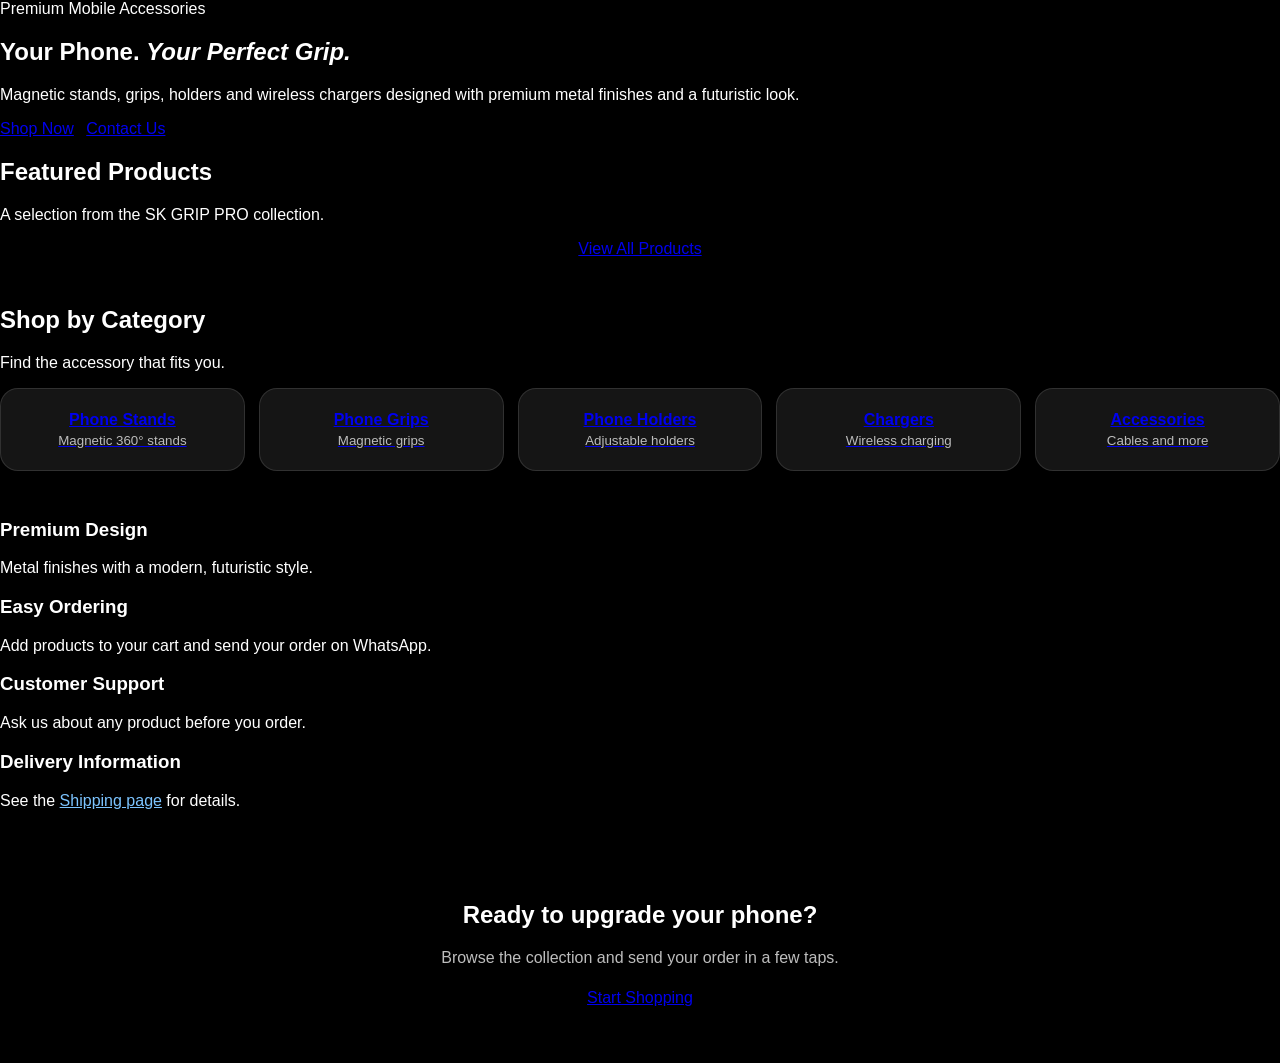
<file: index.html>
<!DOCTYPE html>
<html lang="en">
<head>
<meta charset="UTF-8">
<meta name="viewport" content="width=device-width, initial-scale=1, viewport-fit=cover">
<title>SK GRIP PRO | Premium Mobile Accessories</title>
<meta name="description" content="SK GRIP PRO - Your phone. Your perfect grip. Premium magnetic phone stands, grips, holders and chargers.">
<meta name="theme-color" content="#000000">
<link rel="icon" href="images/accessory.svg" type="image/svg+xml">
<style>
  body{margin:0;background:#000;color:#fff;font-family:Arial,Helvetica,sans-serif}
  .home-cats{display:grid;grid-template-columns:repeat(auto-fit,minmax(170px,1fr));gap:14px;margin-bottom:48px}
  .home-cat{display:block;padding:22px 16px;border-radius:18px;background:#151515;border:1px solid rgba(255,255,255,.12);text-align:center;font-weight:700;transition:.25s}
  .home-cat:hover{border-color:#168bff;box-shadow:0 0 22px rgba(22,139,255,.3);transform:translateY(-3px)}
  .home-cat small{display:block;margin-top:4px;color:#bdbdbd;font-weight:400}
  .home-cta{text-align:center;padding:56px 18px}
  .home-cta p{color:#bdbdbd;max-width:560px;margin:0 auto 22px}
</style>
</head>
<body data-page="home">

<div id="site-header"></div>

<main>
  <!-- Hero -->
  <section class="skx-hero">
    <div class="skx-wrap">
      <span class="skx-kicker">Premium Mobile Accessories</span>
      <h1>Your Phone. <em>Your Perfect Grip.</em></h1>
      <p>Magnetic stands, grips, holders and wireless chargers designed with premium metal finishes and a futuristic look.</p>
      <a class="skx-btn primary" href="shop.html">Shop Now</a>
      <a class="skx-btn" href="contact.html" style="margin-left:8px">Contact Us</a>
    </div>
  </section>

  <!-- Featured products (filled by js/app.js) -->
  <section class="skx-section">
    <div class="skx-wrap">
      <h2 class="skx-title">Featured Products</h2>
      <p class="skx-sub">A selection from the SK GRIP PRO collection.</p>
      <div class="skx-grid" id="featured-grid">
        <noscript><div class="skx-empty">Please enable JavaScript to see our products.</div></noscript>
      </div>
      <p style="text-align:center;margin:0 0 48px"><a class="skx-btn" href="shop.html">View All Products</a></p>
    </div>
  </section>

  <!-- Categories -->
  <section class="skx-section skx-alt">
    <div class="skx-wrap">
      <h2 class="skx-title">Shop by Category</h2>
      <p class="skx-sub">Find the accessory that fits you.</p>
      <div class="home-cats">
        <a class="home-cat" href="shop.html?category=Phone%20Stands">Phone Stands<small>Magnetic 360&deg; stands</small></a>
        <a class="home-cat" href="shop.html?category=Phone%20Grips">Phone Grips<small>Magnetic grips</small></a>
        <a class="home-cat" href="shop.html?category=Phone%20Holders">Phone Holders<small>Adjustable holders</small></a>
        <a class="home-cat" href="shop.html?category=Chargers">Chargers<small>Wireless charging</small></a>
        <a class="home-cat" href="shop.html?category=Accessories">Accessories<small>Cables and more</small></a>
      </div>
    </div>
  </section>

  <!-- Why SK GRIP PRO -->
  <section class="skx-section">
    <div class="skx-wrap">
      <div class="skx-trust">
        <div><h3>Premium Design</h3><p>Metal finishes with a modern, futuristic style.</p></div>
        <div><h3>Easy Ordering</h3><p>Add products to your cart and send your order on WhatsApp.</p></div>
        <div><h3>Customer Support</h3><p>Ask us about any product before you order.</p></div>
        <div><h3>Delivery Information</h3><p>See the <a href="shipping.html" style="color:#7cc4ff">Shipping page</a> for details.</p></div>
      </div>
    </div>
  </section>

  <!-- Call to action -->
  <section class="home-cta">
    <h2 class="skx-title">Ready to upgrade your phone?</h2>
    <p>Browse the collection and send your order in a few taps.</p>
    <a class="skx-btn primary" href="shop.html">Start Shopping</a>
  </section>
</main>

<div id="site-footer"></div>

<script src="js/config.js"></script>
<script src="js/products.js"></script>
<script src="js/app.js"></script>
</body>
  </html>
</file>
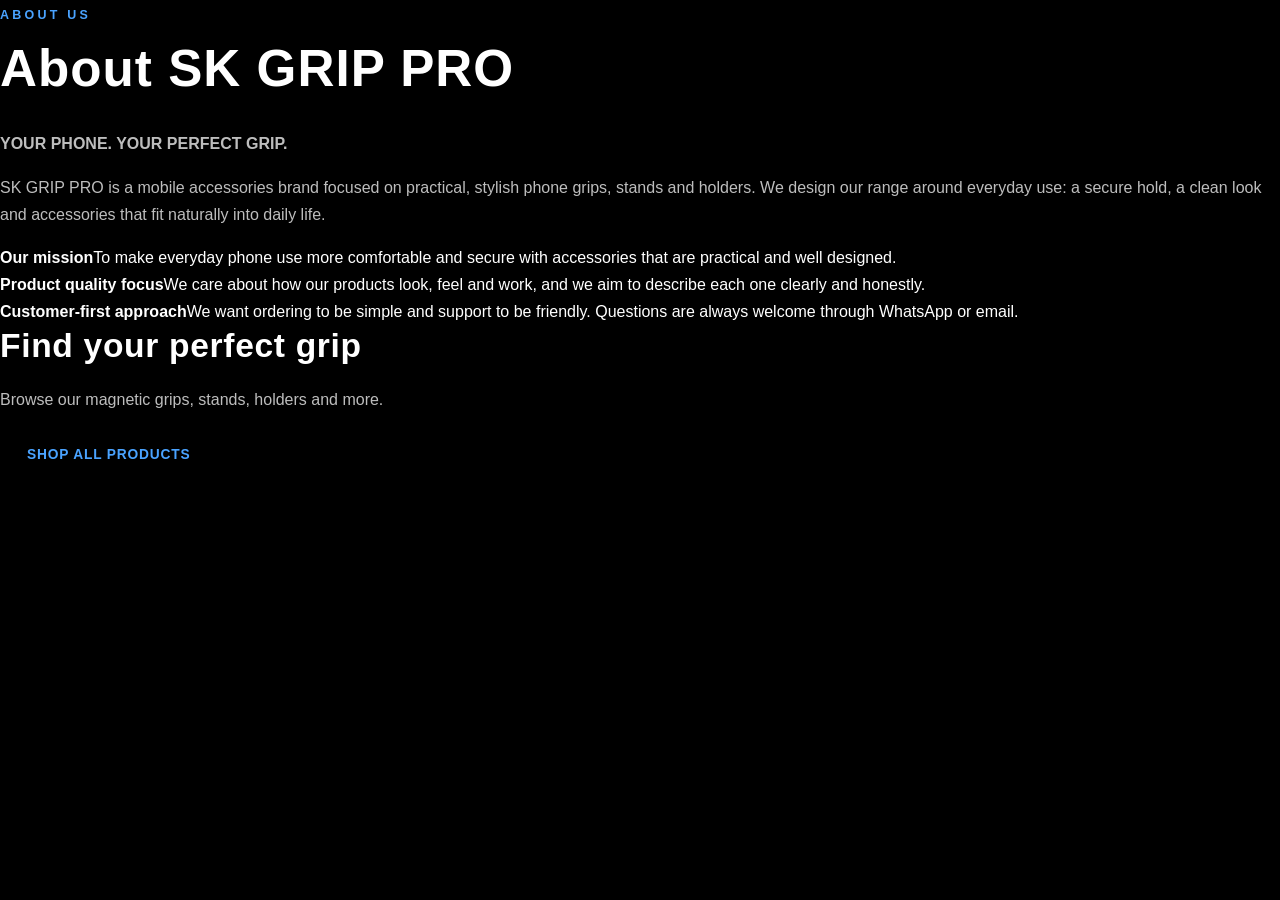
<file: about.html>
<!DOCTYPE html>
<html lang="en">
<head>
<meta charset="UTF-8">
<meta name="viewport" content="width=device-width, initial-scale=1">
<title>About SK GRIP PRO | SK GRIP PRO</title>
<meta name="description" content="SK GRIP PRO - Your phone. Your perfect grip. Premium mobile phone accessories.">
<meta name="theme-color" content="#05070b">
<link rel="icon" href="images/logo.svg" type="image/svg+xml">
<link rel="stylesheet" href="css/style.css">
</head>
<body data-page="about">
<div id="site-header"></div>
<main>
<div class="wrap">
<div class="page-head"><p class="eyebrow">ABOUT US</p><h1><span class="silver">About SK GRIP PRO</span></h1></div>
<div class="prose">
<p><b>YOUR PHONE. YOUR PERFECT GRIP.</b></p>
<p>SK GRIP PRO is a mobile accessories brand focused on practical, stylish phone grips, stands and holders. We design our range around everyday use: a secure hold, a clean look and accessories that fit naturally into daily life.</p>
</div>
<section class="block" style="padding-top:0"><div class="features">
<div class="feat reveal"><b>Our mission</b>To make everyday phone use more comfortable and secure with accessories that are practical and well designed.</div>
<div class="feat reveal"><b>Product quality focus</b>We care about how our products look, feel and work, and we aim to describe each one clearly and honestly.</div>
<div class="feat reveal"><b>Customer-first approach</b>We want ordering to be simple and support to be friendly. Questions are always welcome through WhatsApp or email.</div>
</div></section>
<div class="banner reveal" style="margin-bottom:3rem"><h2>Find your perfect grip</h2><p class="muted" style="margin-bottom:1.2rem">Browse our magnetic grips, stands, holders and more.</p><a class="btn" href="shop.html">Shop All Products</a></div>
</div>
</main>
<div id="site-footer"></div>
<script src="js/config.js"></script>
<script src="js/products.js"></script>
<script src="js/app.js" defer></script>
</body>
</html>
</file>
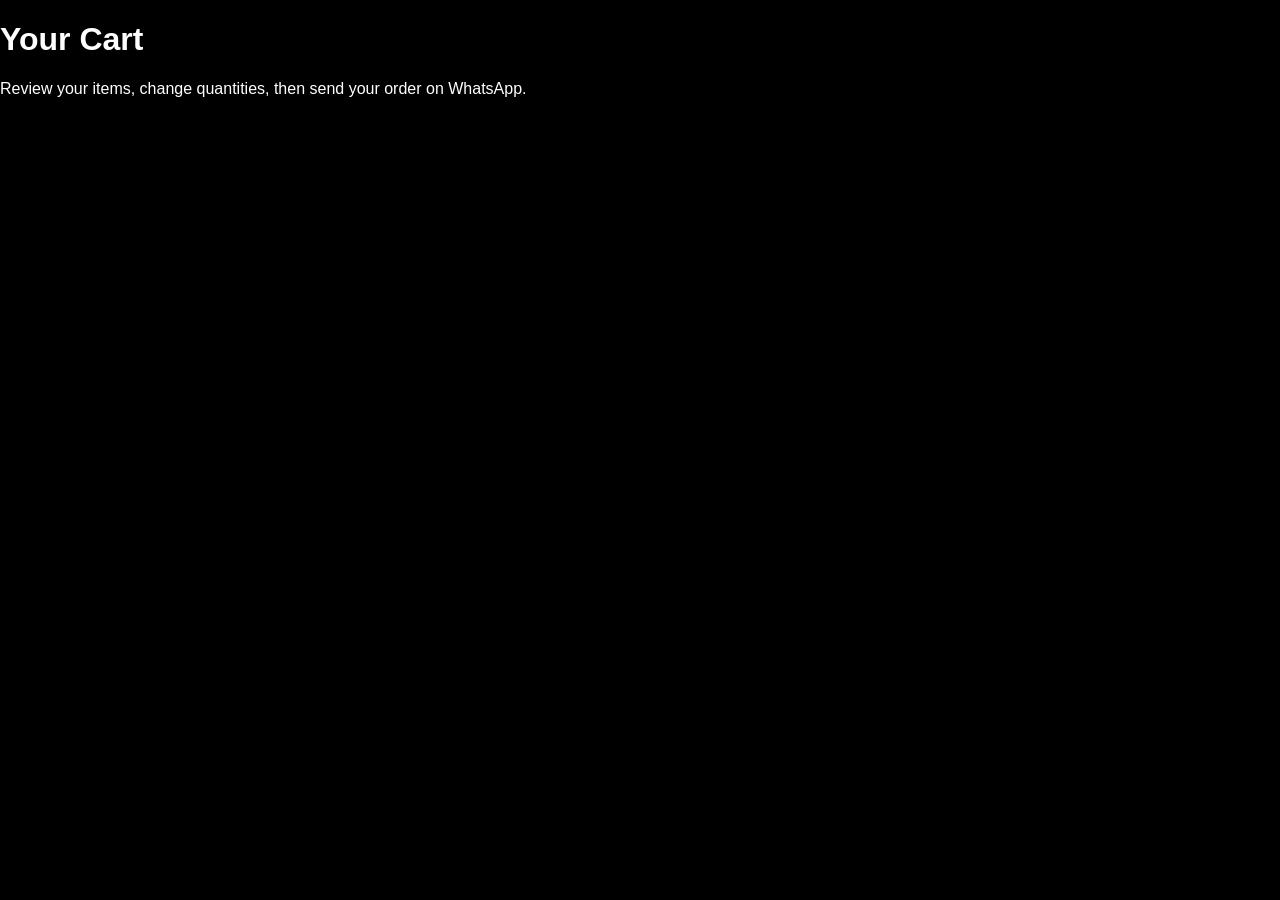
<file: cart.html>
<!DOCTYPE html>
<html lang="en">
<head>
<meta charset="UTF-8">
<meta name="viewport" content="width=device-width, initial-scale=1, viewport-fit=cover">
<title>Your Cart | SK GRIP PRO</title>
<meta name="description" content="Review your SK GRIP PRO cart and send your order on WhatsApp.">
<meta name="theme-color" content="#000000">
<link rel="icon" href="images/accessory.svg" type="image/svg+xml">
<style>body{margin:0;background:#000;color:#fff;font-family:Arial,Helvetica,sans-serif}</style>
</head>
<body data-page="cart">

<div id="site-header"></div>

<main class="skx-wrap skx-cart">
  <h1 class="skx-title">Your Cart</h1>
  <p class="skx-sub">Review your items, change quantities, then send your order on WhatsApp.</p>
  <div id="cart-root">
    <noscript><p>Please enable JavaScript to use the shopping cart.</p></noscript>
  </div>
</main>

<div id="site-footer"></div>

<script src="js/config.js"></script>
<script src="js/products.js"></script>
<script src="js/app.js"></script>
</body>
</html>
</file>
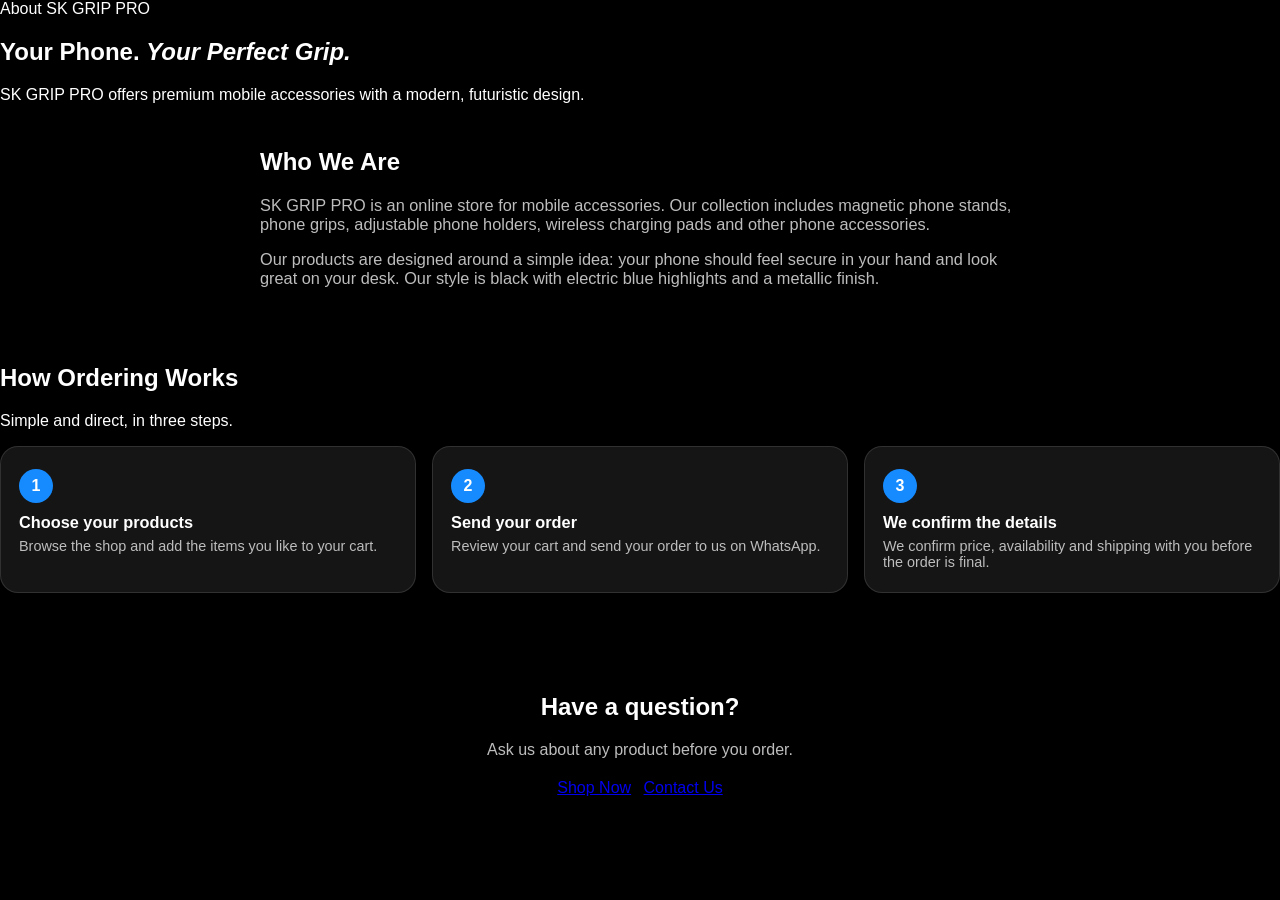
<file: contact.html>
<!DOCTYPE html>
<html lang="en">
<head>
<meta charset="UTF-8">
<meta name="viewport" content="width=device-width, initial-scale=1, viewport-fit=cover">
<title>About Us | SK GRIP PRO</title>
<meta name="description" content="About SK GRIP PRO - premium mobile accessories: magnetic phone stands, grips, holders and wireless chargers.">
<meta name="theme-color" content="#000000">
<link rel="icon" href="images/accessory.svg" type="image/svg+xml">
<style>
  body{margin:0;background:#000;color:#fff;font-family:Arial,Helvetica,sans-serif}
  .ab-text{max-width:760px;margin:0 auto;padding:8px 0 40px}
  .ab-text p{color:#bdbdbd;font-size:1.02rem}
  .ab-steps{display:grid;grid-template-columns:repeat(3,1fr);gap:16px;margin-bottom:48px}
  .ab-step{padding:22px 18px;border-radius:18px;background:#151515;border:1px solid rgba(255,255,255,.12)}
  .ab-step b{display:inline-flex;width:34px;height:34px;border-radius:50%;align-items:center;justify-content:center;background:#168bff;color:#fff;margin-bottom:10px}
  .ab-step h3{margin:0 0 6px;font-size:1.02rem}
  .ab-step p{margin:0;color:#bdbdbd;font-size:.9rem}
  .ab-cta{text-align:center;padding:12px 18px 56px}
  .ab-cta p{color:#bdbdbd;max-width:520px;margin:0 auto 20px}
  @media (max-width:800px){.ab-steps{grid-template-columns:1fr}}
</style>
</head>
<body data-page="about">

<div id="site-header"></div>

<main>
  <!-- Hero -->
  <section class="skx-hero">
    <div class="skx-wrap">
      <span class="skx-kicker">About SK GRIP PRO</span>
      <h1>Your Phone. <em>Your Perfect Grip.</em></h1>
      <p>SK GRIP PRO offers premium mobile accessories with a modern, futuristic design.</p>
    </div>
  </section>

  <!-- Who we are -->
  <section class="skx-section">
    <div class="skx-wrap">
      <div class="ab-text">
        <h2 class="skx-title">Who We Are</h2>
        <p>SK GRIP PRO is an online store for mobile accessories. Our collection includes magnetic phone stands, phone grips, adjustable phone holders, wireless charging pads and other phone accessories.</p>
        <p>Our products are designed around a simple idea: your phone should feel secure in your hand and look great on your desk. Our style is black with electric blue highlights and a metallic finish.</p>
      </div>
    </div>
  </section>

  <!-- How ordering works -->
  <section class="skx-section skx-alt">
    <div class="skx-wrap">
      <h2 class="skx-title">How Ordering Works</h2>
      <p class="skx-sub">Simple and direct, in three steps.</p>
      <div class="ab-steps">
        <div class="ab-step"><b>1</b><h3>Choose your products</h3><p>Browse the shop and add the items you like to your cart.</p></div>
        <div class="ab-step"><b>2</b><h3>Send your order</h3><p>Review your cart and send your order to us on WhatsApp.</p></div>
        <div class="ab-step"><b>3</b><h3>We confirm the details</h3><p>We confirm price, availability and shipping with you before the order is final.</p></div>
      </div>
    </div>
  </section>

  <!-- Call to action -->
  <section class="ab-cta">
    <h2 class="skx-title" style="margin-top:40px">Have a question?</h2>
    <p>Ask us about any product before you order.</p>
    <a class="skx-btn primary" href="shop.html">Shop Now</a>
    <a class="skx-btn" href="contact.html" style="margin-left:8px">Contact Us</a>
  </section>
</main>

<div id="site-footer"></div>

<script src="js/config.js"></script>
<script src="js/products.js"></script>
<script src="js/app.js"></script>
</body>
</html>
</file>
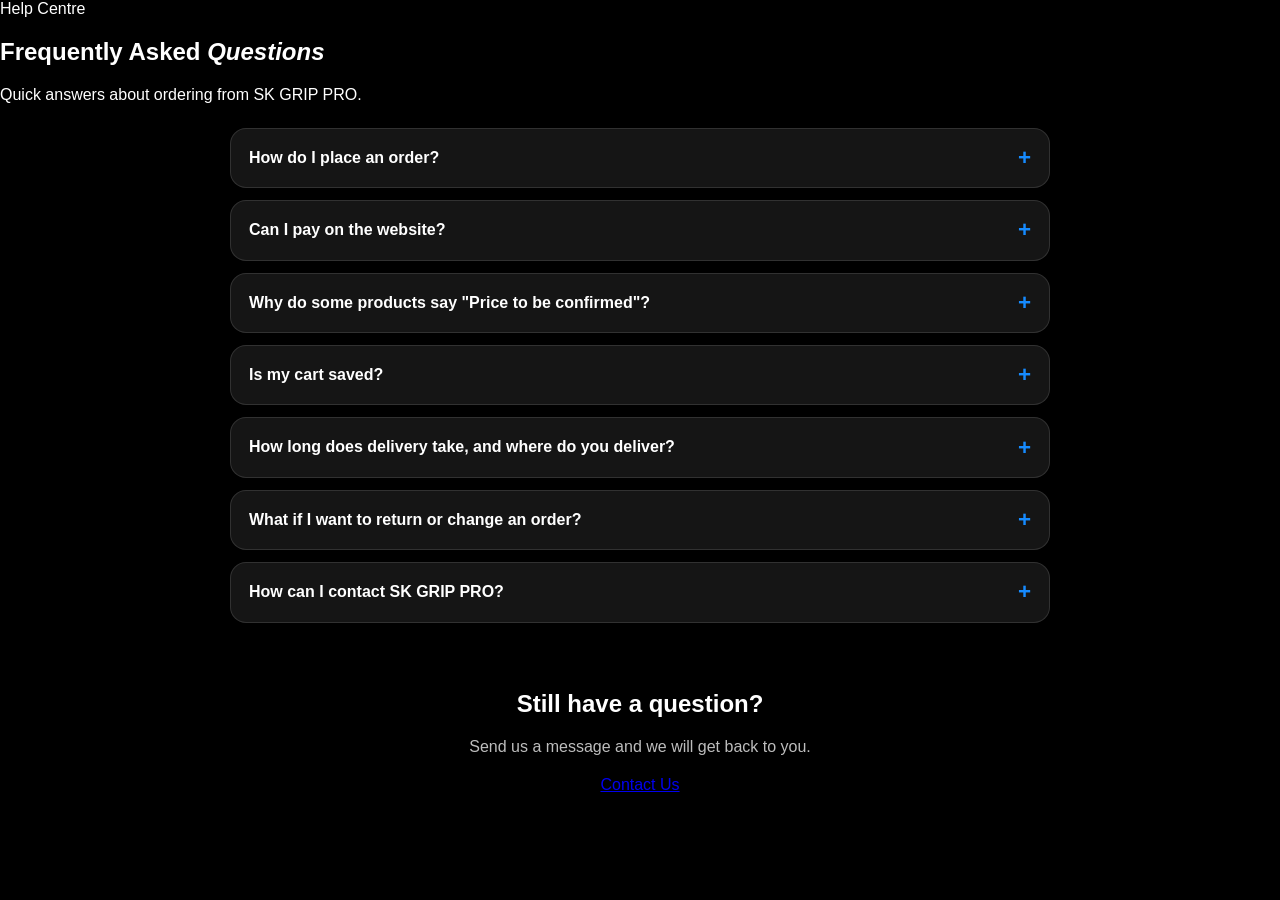
<file: faq.html>
<!DOCTYPE html>
<html lang="en">
<head>
<meta charset="UTF-8">
<meta name="viewport" content="width=device-width, initial-scale=1, viewport-fit=cover">
<title>FAQ | SK GRIP PRO</title>
<meta name="description" content="Frequently asked questions about ordering from SK GRIP PRO.">
<meta name="theme-color" content="#000000">
<link rel="icon" href="images/accessory.svg" type="image/svg+xml">
<style>
  body{margin:0;background:#000;color:#fff;font-family:Arial,Helvetica,sans-serif}
  .fq-list{max-width:820px;margin:0 auto;padding:8px 0 40px;display:grid;gap:12px}
  .fq-list details{border-radius:16px;background:#151515;border:1px solid rgba(255,255,255,.12);overflow:hidden}
  .fq-list details[open]{border-color:rgba(22,139,255,.6)}
  .fq-list summary{cursor:pointer;list-style:none;padding:18px 52px 18px 18px;font-weight:700;position:relative;line-height:1.4}
  .fq-list summary::-webkit-details-marker{display:none}
  .fq-list summary::after{content:"+";position:absolute;right:18px;top:50%;transform:translateY(-50%);font-size:1.4rem;color:#168bff}
  .fq-list details[open] summary::after{content:"\2212"}
  .fq-list summary:focus-visible{outline:2px solid #168bff;outline-offset:-2px}
  .fq-list .ans{padding:0 18px 18px;color:#bdbdbd}
  .fq-list .ans a{color:#7cc4ff;text-decoration:underline}
  .fq-cta{text-align:center;padding:8px 18px 56px}
  .fq-cta p{color:#bdbdbd;max-width:520px;margin:0 auto 20px}
</style>
</head>
<body data-page="faq">

<div id="site-header"></div>

<main>
  <section class="skx-hero">
    <div class="skx-wrap">
      <span class="skx-kicker">Help Centre</span>
      <h1>Frequently Asked <em>Questions</em></h1>
      <p>Quick answers about ordering from SK GRIP PRO.</p>
    </div>
  </section>

  <section class="skx-section">
    <div class="skx-wrap">
      <div class="fq-list">

        <details>
          <summary>How do I place an order?</summary>
          <div class="ans">Open the <a href="shop.html">Shop</a>, add the products you want to your cart, then open your <a href="cart.html">Cart</a> and tap <strong>Order on WhatsApp</strong>. Your order list is prepared as a WhatsApp message, ready to send to us.</div>
        </details>

        <details>
          <summary>Can I pay on the website?</summary>
          <div class="ans">No. The website does not take payments. Orders are sent to us on WhatsApp, and we confirm the price, availability and shipping with you before the order is final.</div>
        </details>

        <details>
          <summary>Why do some products say "Price to be confirmed"?</summary>
          <div class="ans">The final price for that product has not been set yet. You can still add it to your cart or ask about it on WhatsApp, and we will confirm the price with you. Items without a price are not included in the cart total.</div>
        </details>

        <details>
          <summary>Is my cart saved?</summary>
          <div class="ans">Your cart is saved in your own browser on the device you are using. It stays there when you close the page, but it can be lost if you clear your browser data. It is not shared between devices.</div>
        </details>

        <details>
          <summary>How long does delivery take, and where do you deliver?</summary>
          <div class="ans">Delivery details are on our <a href="shipping.html">Shipping page</a>. We also confirm shipping with you before your order is final. If you have a question, please <a href="contact.html">contact us</a>.</div>
        </details>

        <details>
          <summary>What if I want to return or change an order?</summary>
          <div class="ans">Please <a href="contact.html">contact us</a> as soon as possible and we will help you.</div>
        </details>

        <details>
          <summary>How can I contact SK GRIP PRO?</summary>
          <div class="ans">You can reach us by phone, WhatsApp or email. All our contact details are on the <a href="contact.html">Contact page</a>.</div>
        </details>

      </div>
    </div>
  </section>

  <section class="fq-cta">
    <h2 class="skx-title">Still have a question?</h2>
    <p>Send us a message and we will get back to you.</p>
    <a class="skx-btn primary" href="contact.html">Contact Us</a>
  </section>
</main>

<div id="site-footer"></div>

<script src="js/config.js"></script>
<script src="js/products.js"></script>
<script src="js/app.js"></script>
</body>
  </html>
</file>
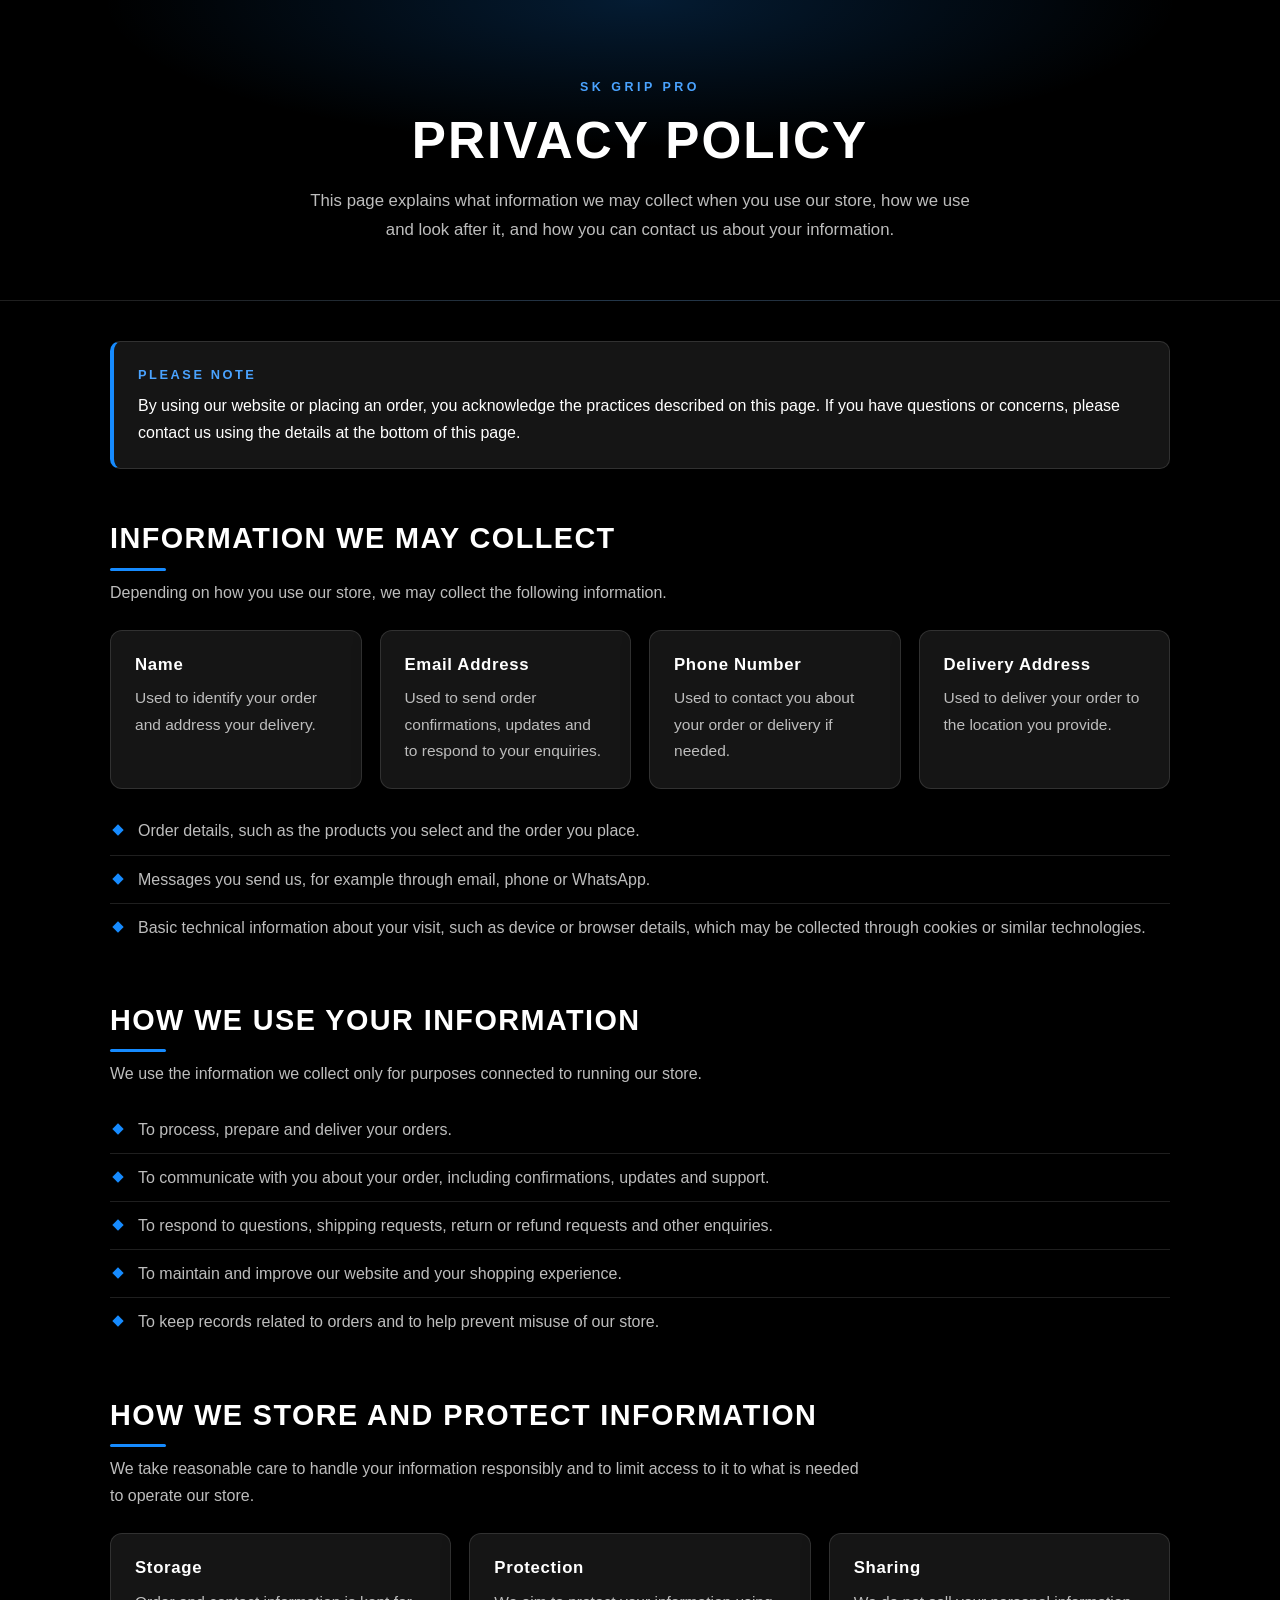
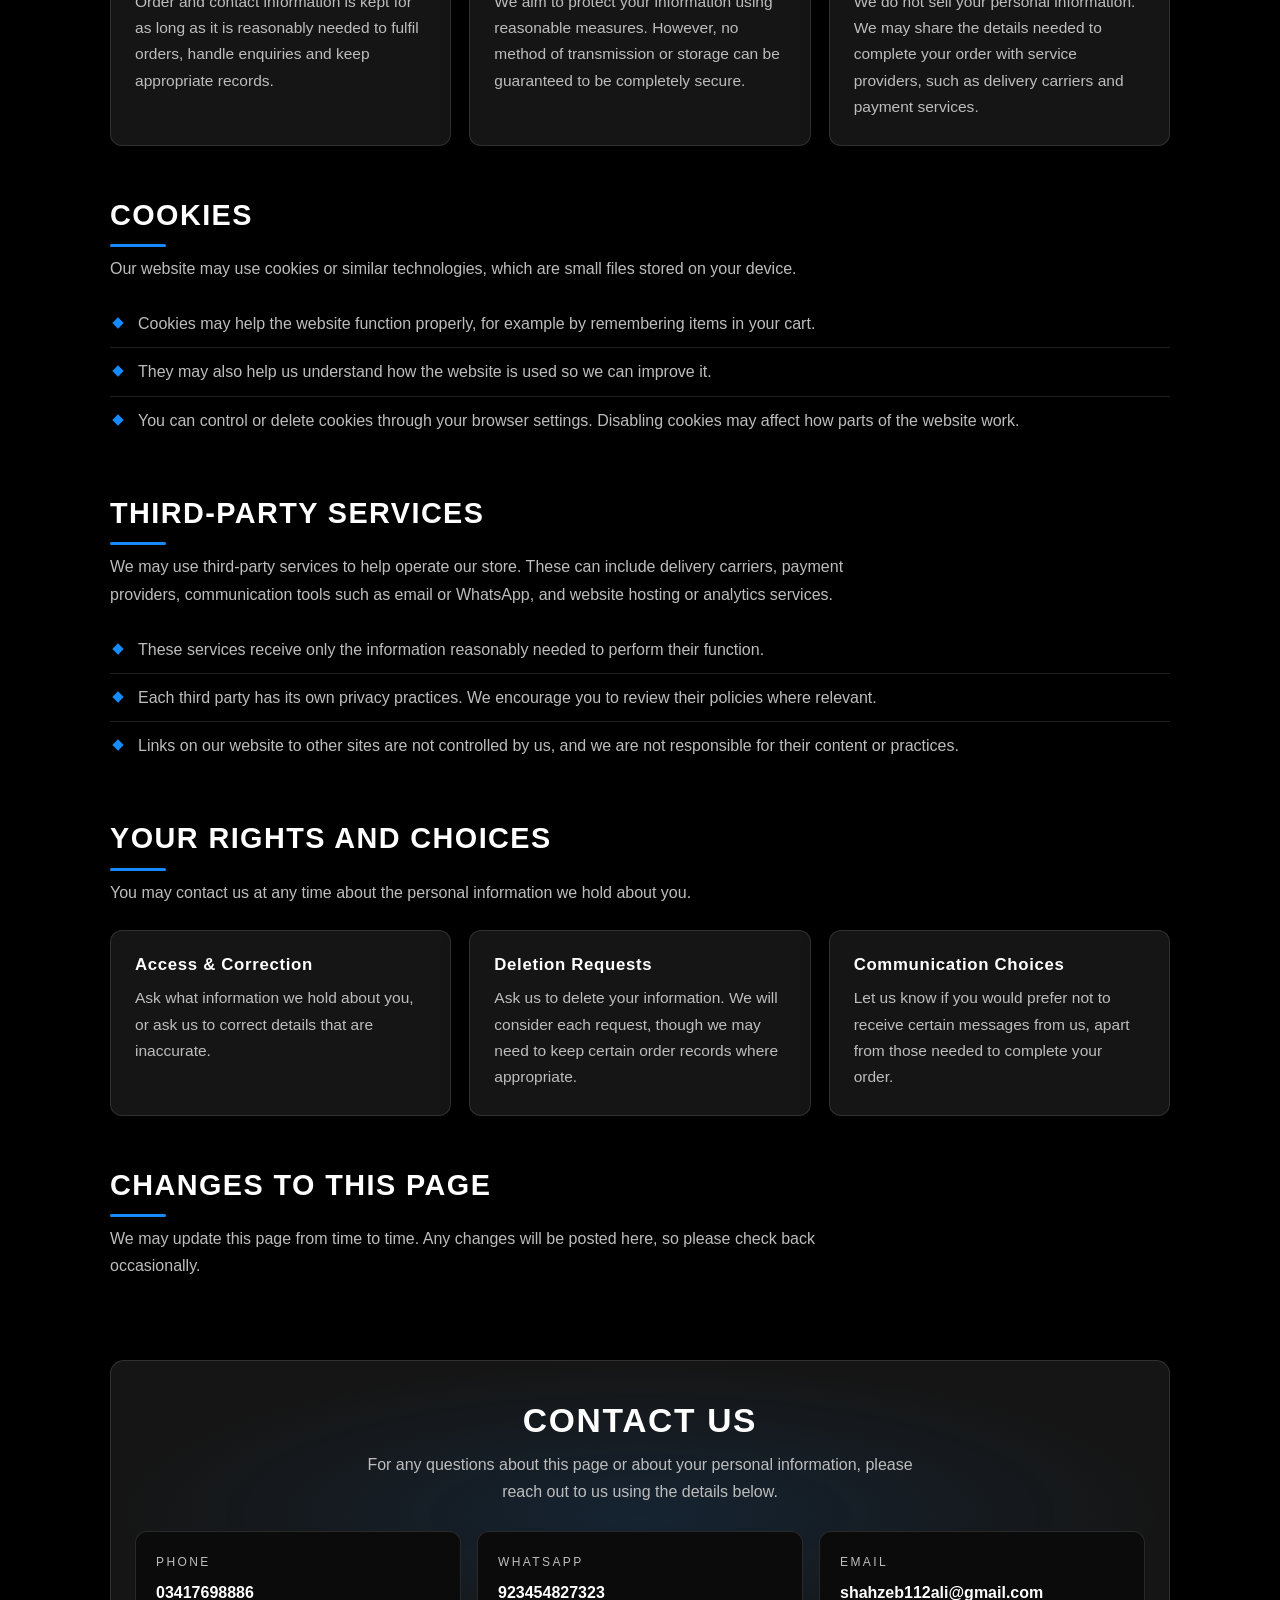
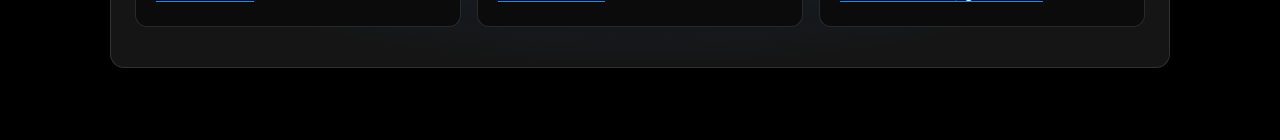
<file: privacy.html>
<!DOCTYPE html>
<html lang="en">
<head>
  <meta charset="UTF-8">
  <meta name="viewport" content="width=device-width, initial-scale=1">
  <title>Privacy Policy | SK GRIP PRO</title>
  <meta name="description" content="Privacy information for SK GRIP PRO: what customer information may be collected, how it is used, stored and protected, cookies, third-party services, customer rights and contact details.">
  <meta name="theme-color" content="#0a0a0a">

  <link rel="stylesheet" href="css/style.css">

  <!-- Page-specific styles (complements css/style.css) -->
  <style>
    :root {
      --sg-black: #0a0a0a;
      --sg-charcoal: #151515;
      --sg-graphite: #1f1f21;
      --sg-silver: #c9ccd1;
      --sg-silver-soft: #9ea2a9;
      --sg-white: #ffffff;
      --sg-line: rgba(201, 204, 209, 0.18);
    }

    .privacy-page {
      background: var(--sg-black);
      color: var(--sg-silver);
      font-family: "Helvetica Neue", Arial, sans-serif;
      line-height: 1.7;
    }

    .privacy-page *,
    .privacy-page *::before,
    .privacy-page *::after { box-sizing: border-box; }

    .privacy-container {
      width: 100%;
      max-width: 1100px;
      margin: 0 auto;
      padding: 0 20px;
    }

    /* Hero */
    .privacy-hero {
      padding: 72px 0 56px;
      text-align: center;
      background:
        radial-gradient(ellipse at top, rgba(201, 204, 209, 0.12), transparent 60%),
        linear-gradient(180deg, #121212 0%, var(--sg-black) 100%);
      border-bottom: 1px solid var(--sg-line);
    }

    .privacy-eyebrow {
      display: inline-block;
      margin-bottom: 14px;
      font-size: 0.78rem;
      letter-spacing: 0.28em;
      text-transform: uppercase;
      color: var(--sg-silver-soft);
    }

    .privacy-hero h1 {
      margin: 0 0 16px;
      font-size: clamp(2rem, 5vw, 3.2rem);
      line-height: 1.15;
      letter-spacing: 0.04em;
      text-transform: uppercase;
      background: linear-gradient(180deg, #ffffff 0%, #aeb2b9 100%);
      -webkit-background-clip: text;
      background-clip: text;
      color: transparent;
    }

    .privacy-hero p {
      max-width: 680px;
      margin: 0 auto;
      font-size: 1.05rem;
      color: var(--sg-silver);
    }

    /* Notice */
    .privacy-notice {
      margin: 40px 0 8px;
      padding: 22px 24px;
      border: 1px solid var(--sg-silver);
      border-left-width: 4px;
      border-radius: 10px;
      background: linear-gradient(135deg, #1a1a1c, #101011);
      color: var(--sg-white);
    }

    .privacy-notice strong {
      display: block;
      margin-bottom: 6px;
      font-size: 0.8rem;
      letter-spacing: 0.2em;
      text-transform: uppercase;
      color: var(--sg-silver);
    }

    /* Sections */
    .privacy-section { padding: 44px 0 8px; }

    .privacy-section h2 {
      margin: 0 0 8px;
      font-size: clamp(1.35rem, 3vw, 1.8rem);
      letter-spacing: 0.05em;
      text-transform: uppercase;
      color: var(--sg-white);
    }

    .privacy-section h2::after {
      content: "";
      display: block;
      width: 56px;
      height: 2px;
      margin-top: 12px;
      background: linear-gradient(90deg, var(--sg-white), var(--sg-silver-soft));
    }

    .privacy-section > .privacy-container > p { max-width: 760px; }

    .privacy-grid {
      display: grid;
      grid-template-columns: repeat(auto-fit, minmax(240px, 1fr));
      gap: 18px;
      margin-top: 24px;
    }

    .privacy-card {
      padding: 24px;
      border: 1px solid var(--sg-line);
      border-radius: 12px;
      background: linear-gradient(160deg, var(--sg-graphite), var(--sg-charcoal));
      transition: border-color 0.25s ease, transform 0.25s ease;
    }

    .privacy-card:hover {
      border-color: var(--sg-silver);
      transform: translateY(-2px);
    }

    .privacy-card h3 {
      margin: 0 0 10px;
      font-size: 1.05rem;
      letter-spacing: 0.04em;
      color: var(--sg-white);
    }

    .privacy-card p { margin: 0; font-size: 0.97rem; }

    .privacy-list {
      margin: 18px 0 0;
      padding: 0;
      list-style: none;
    }

    .privacy-list li {
      position: relative;
      padding: 10px 0 10px 28px;
      border-bottom: 1px solid var(--sg-line);
    }

    .privacy-list li:last-child { border-bottom: 0; }

    .privacy-list li::before {
      content: "";
      position: absolute;
      left: 4px;
      top: 19px;
      width: 8px;
      height: 8px;
      background: var(--sg-silver);
      transform: rotate(45deg);
    }

    /* Contact */
    .privacy-contact {
      margin: 56px 0 72px;
      padding: 40px 24px;
      text-align: center;
      border: 1px solid var(--sg-line);
      border-radius: 14px;
      background:
        radial-gradient(ellipse at center, rgba(201, 204, 209, 0.1), transparent 70%),
        var(--sg-charcoal);
    }

    .privacy-contact h2 { margin: 0 0 10px; color: var(--sg-white); text-transform: uppercase; letter-spacing: 0.05em; }
    .privacy-contact h2::after { margin-left: auto; margin-right: auto; }
    .privacy-contact > p { max-width: 560px; margin: 0 auto 26px; }

    .privacy-contact-grid {
      display: grid;
      grid-template-columns: repeat(auto-fit, minmax(220px, 1fr));
      gap: 16px;
      text-align: left;
    }

    .privacy-contact-item {
      padding: 20px;
      border: 1px solid var(--sg-line);
      border-radius: 12px;
      background: var(--sg-black);
      overflow-wrap: anywhere;
    }

    .privacy-contact-item span {
      display: block;
      margin-bottom: 6px;
      font-size: 0.75rem;
      letter-spacing: 0.2em;
      text-transform: uppercase;
      color: var(--sg-silver-soft);
    }

    .privacy-contact-item a {
      color: var(--sg-white);
      font-weight: 600;
      text-decoration: none;
      border-bottom: 1px solid var(--sg-silver-soft);
    }

    .privacy-contact-item a:hover,
    .privacy-contact-item a:focus-visible { border-bottom-color: var(--sg-white); }

    .privacy-page a:focus-visible { outline: 2px solid var(--sg-white); outline-offset: 3px; }

    @media (max-width: 600px) {
      .privacy-hero { padding: 52px 0 40px; }
      .privacy-section { padding-top: 34px; }
      .privacy-card { padding: 20px; }
      .privacy-contact { margin: 40px 0 56px; padding: 32px 18px; }
    }

    @media (prefers-reduced-motion: reduce) {
      .privacy-card { transition: none; }
    }
  </style>
</head>

<body>

  <!-- Shared header placeholder -->
  <div id="site-header"></div>

  <main class="privacy-page" id="main-content">

    <!-- Hero -->
    <section class="privacy-hero">
      <div class="privacy-container">
        <span class="privacy-eyebrow">SK GRIP PRO</span>
        <h1>Privacy Policy</h1>
        <p>
          This page explains what information we may collect when you use our store,
          how we use and look after it, and how you can contact us about your information.
        </p>
      </div>
    </section>

    <div class="privacy-container">

      <!-- Important notice -->
      <div class="privacy-notice" role="note">
        <strong>Please Note</strong>
        By using our website or placing an order, you acknowledge the practices described on this page.
        If you have questions or concerns, please contact us using the details at the bottom of this page.
      </div>
    </div>

    <!-- Information collected -->
    <section class="privacy-section" id="information-collected" aria-labelledby="collected-title">
      <div class="privacy-container">
        <h2 id="collected-title">Information We May Collect</h2>
        <p>
          Depending on how you use our store, we may collect the following information.
        </p>

        <div class="privacy-grid">
          <article class="privacy-card">
            <h3>Name</h3>
            <p>Used to identify your order and address your delivery.</p>
          </article>
          <article class="privacy-card">
            <h3>Email Address</h3>
            <p>Used to send order confirmations, updates and to respond to your enquiries.</p>
          </article>
          <article class="privacy-card">
            <h3>Phone Number</h3>
            <p>Used to contact you about your order or delivery if needed.</p>
          </article>
          <article class="privacy-card">
            <h3>Delivery Address</h3>
            <p>Used to deliver your order to the location you provide.</p>
          </article>
        </div>

        <ul class="privacy-list">
          <li>Order details, such as the products you select and the order you place.</li>
          <li>Messages you send us, for example through email, phone or WhatsApp.</li>
          <li>Basic technical information about your visit, such as device or browser details, which may be collected through cookies or similar technologies.</li>
        </ul>
      </div>
    </section>

    <!-- How used -->
    <section class="privacy-section" id="how-we-use" aria-labelledby="use-title">
      <div class="privacy-container">
        <h2 id="use-title">How We Use Your Information</h2>
        <p>
          We use the information we collect only for purposes connected to running our store.
        </p>

        <ul class="privacy-list">
          <li>To process, prepare and deliver your orders.</li>
          <li>To communicate with you about your order, including confirmations, updates and support.</li>
          <li>To respond to questions, shipping requests, return or refund requests and other enquiries.</li>
          <li>To maintain and improve our website and your shopping experience.</li>
          <li>To keep records related to orders and to help prevent misuse of our store.</li>
        </ul>
      </div>
    </section>

    <!-- Storage & protection -->
    <section class="privacy-section" id="storage-protection" aria-labelledby="storage-title">
      <div class="privacy-container">
        <h2 id="storage-title">How We Store and Protect Information</h2>
        <p>
          We take reasonable care to handle your information responsibly and to limit access
          to it to what is needed to operate our store.
        </p>

        <div class="privacy-grid">
          <article class="privacy-card">
            <h3>Storage</h3>
            <p>Order and contact information is kept for as long as it is reasonably needed to fulfil orders, handle enquiries and keep appropriate records.</p>
          </article>
          <article class="privacy-card">
            <h3>Protection</h3>
            <p>We aim to protect your information using reasonable measures. However, no method of transmission or storage can be guaranteed to be completely secure.</p>
          </article>
          <article class="privacy-card">
            <h3>Sharing</h3>
            <p>We do not sell your personal information. We may share the details needed to complete your order with service providers, such as delivery carriers and payment services.</p>
          </article>
        </div>
      </div>
    </section>

    <!-- Cookies -->
    <section class="privacy-section" id="cookies" aria-labelledby="cookies-title">
      <div class="privacy-container">
        <h2 id="cookies-title">Cookies</h2>
        <p>
          Our website may use cookies or similar technologies, which are small files stored
          on your device.
        </p>

        <ul class="privacy-list">
          <li>Cookies may help the website function properly, for example by remembering items in your cart.</li>
          <li>They may also help us understand how the website is used so we can improve it.</li>
          <li>You can control or delete cookies through your browser settings. Disabling cookies may affect how parts of the website work.</li>
        </ul>
      </div>
    </section>

    <!-- Third parties -->
    <section class="privacy-section" id="third-party-services" aria-labelledby="third-party-title">
      <div class="privacy-container">
        <h2 id="third-party-title">Third-Party Services</h2>
        <p>
          We may use third-party services to help operate our store. These can include
          delivery carriers, payment providers, communication tools such as email or WhatsApp,
          and website hosting or analytics services.
        </p>

        <ul class="privacy-list">
          <li>These services receive only the information reasonably needed to perform their function.</li>
          <li>Each third party has its own privacy practices. We encourage you to review their policies where relevant.</li>
          <li>Links on our website to other sites are not controlled by us, and we are not responsible for their content or practices.</li>
        </ul>
      </div>
    </section>

    <!-- Rights -->
    <section class="privacy-section" id="customer-rights" aria-labelledby="rights-title">
      <div class="privacy-container">
        <h2 id="rights-title">Your Rights and Choices</h2>
        <p>
          You may contact us at any time about the personal information we hold about you.
        </p>

        <div class="privacy-grid">
          <article class="privacy-card">
            <h3>Access &amp; Correction</h3>
            <p>Ask what information we hold about you, or ask us to correct details that are inaccurate.</p>
          </article>
          <article class="privacy-card">
            <h3>Deletion Requests</h3>
            <p>Ask us to delete your information. We will consider each request, though we may need to keep certain order records where appropriate.</p>
          </article>
          <article class="privacy-card">
            <h3>Communication Choices</h3>
            <p>Let us know if you would prefer not to receive certain messages from us, apart from those needed to complete your order.</p>
          </article>
        </div>
      </div>
    </section>

    <!-- Changes -->
    <section class="privacy-section" id="policy-changes" aria-labelledby="changes-title">
      <div class="privacy-container">
        <h2 id="changes-title">Changes to This Page</h2>
        <p>
          We may update this page from time to time. Any changes will be posted here,
          so please check back occasionally.
        </p>
      </div>
    </section>

    <!-- Contact -->
    <div class="privacy-container">
      <section class="privacy-contact" id="contact" aria-labelledby="contact-title">
        <h2 id="contact-title">Contact Us</h2>
        <p>
          For any questions about this page or about your personal information,
          please reach out to us using the details below.
        </p>

        <div class="privacy-contact-grid">
          <div class="privacy-contact-item">
            <span>Phone</span>
            <a href="tel:03417698886">03417698886</a>
          </div>
          <div class="privacy-contact-item">
            <span>WhatsApp</span>
            <a href="https://wa.me/923454827323" target="_blank" rel="noopener noreferrer">923454827323</a>
          </div>
          <div class="privacy-contact-item">
            <span>Email</span>
            <a href="mailto:shahzeb112ali@gmail.com">shahzeb112ali@gmail.com</a>
          </div>
        </div>
      </section>
    </div>

  </main>

  <!-- Shared footer placeholder -->
  <div id="site-footer"></div>

  <!-- Scripts: load in this order -->
  <script src="js/config.js"></script>
  <script src="js/products.js"></script>
  <script src="js/app.js"></script>
</body>
  </html>
</file>
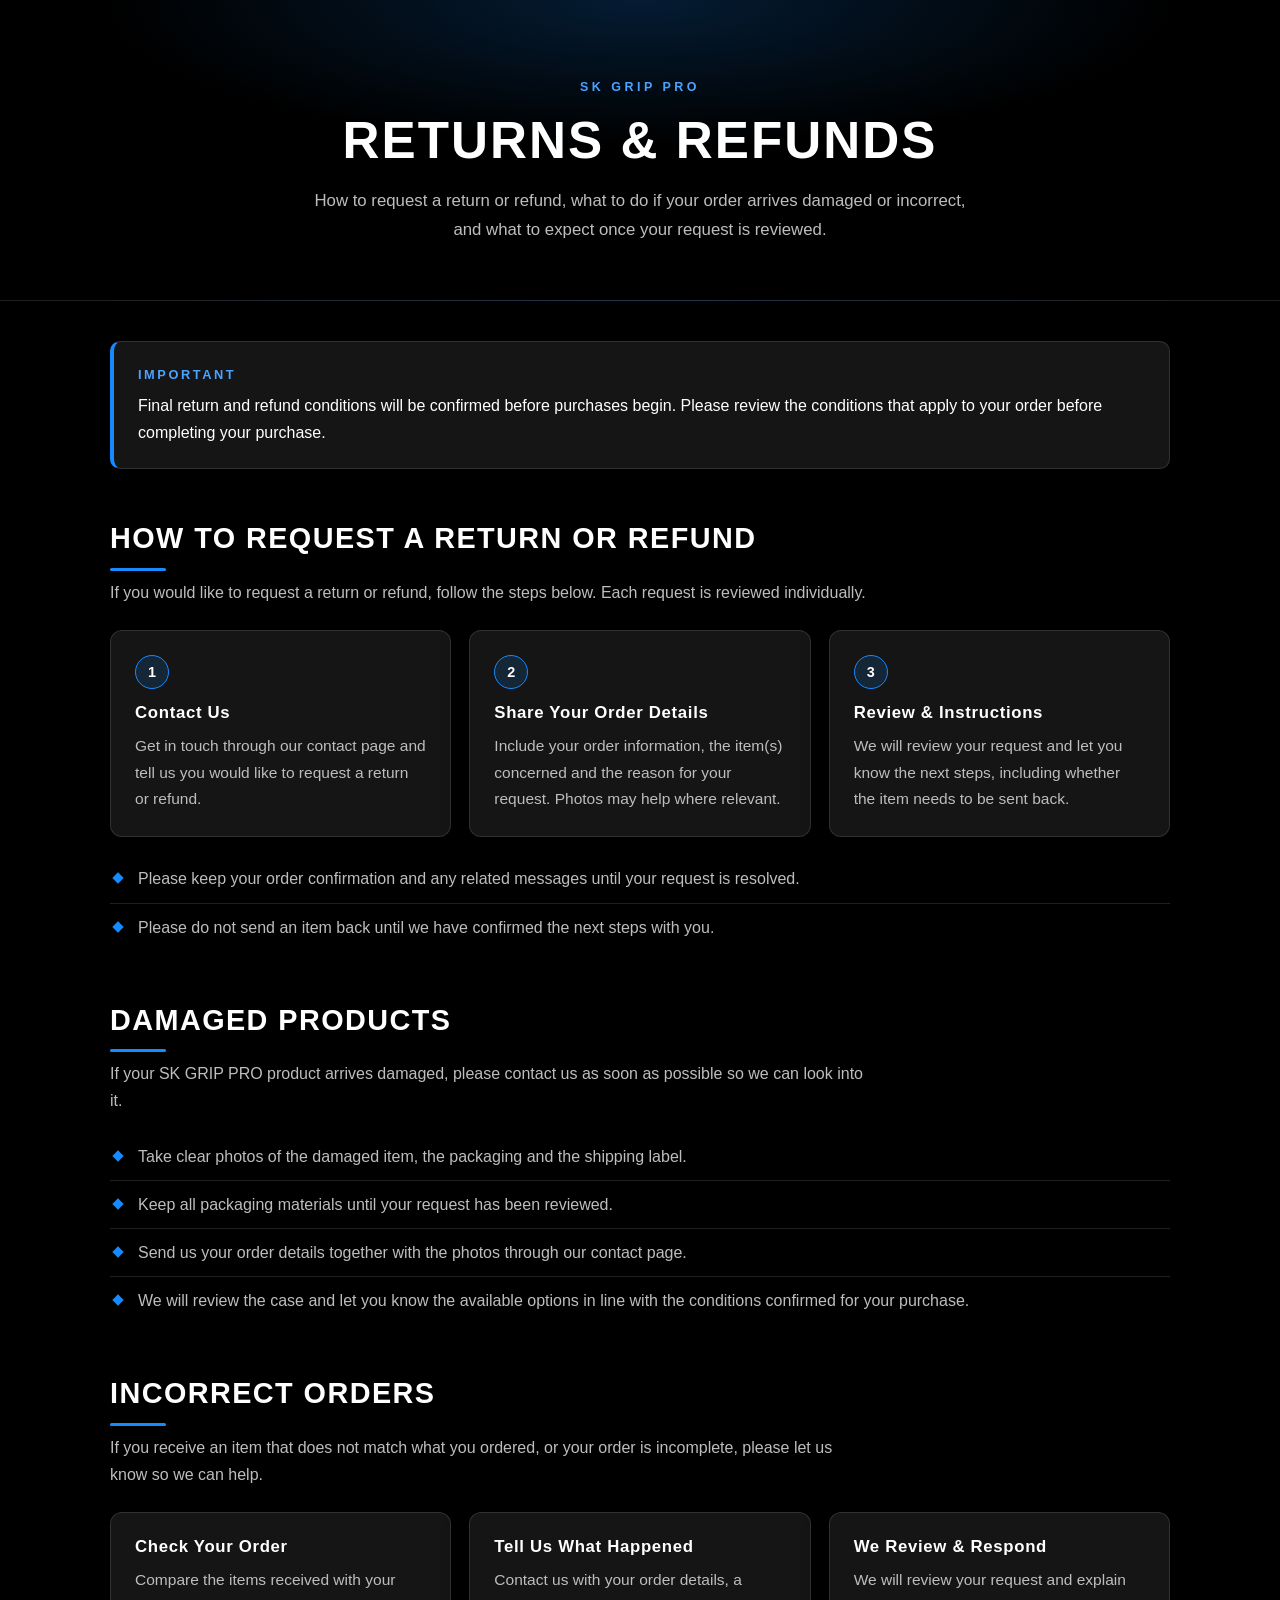
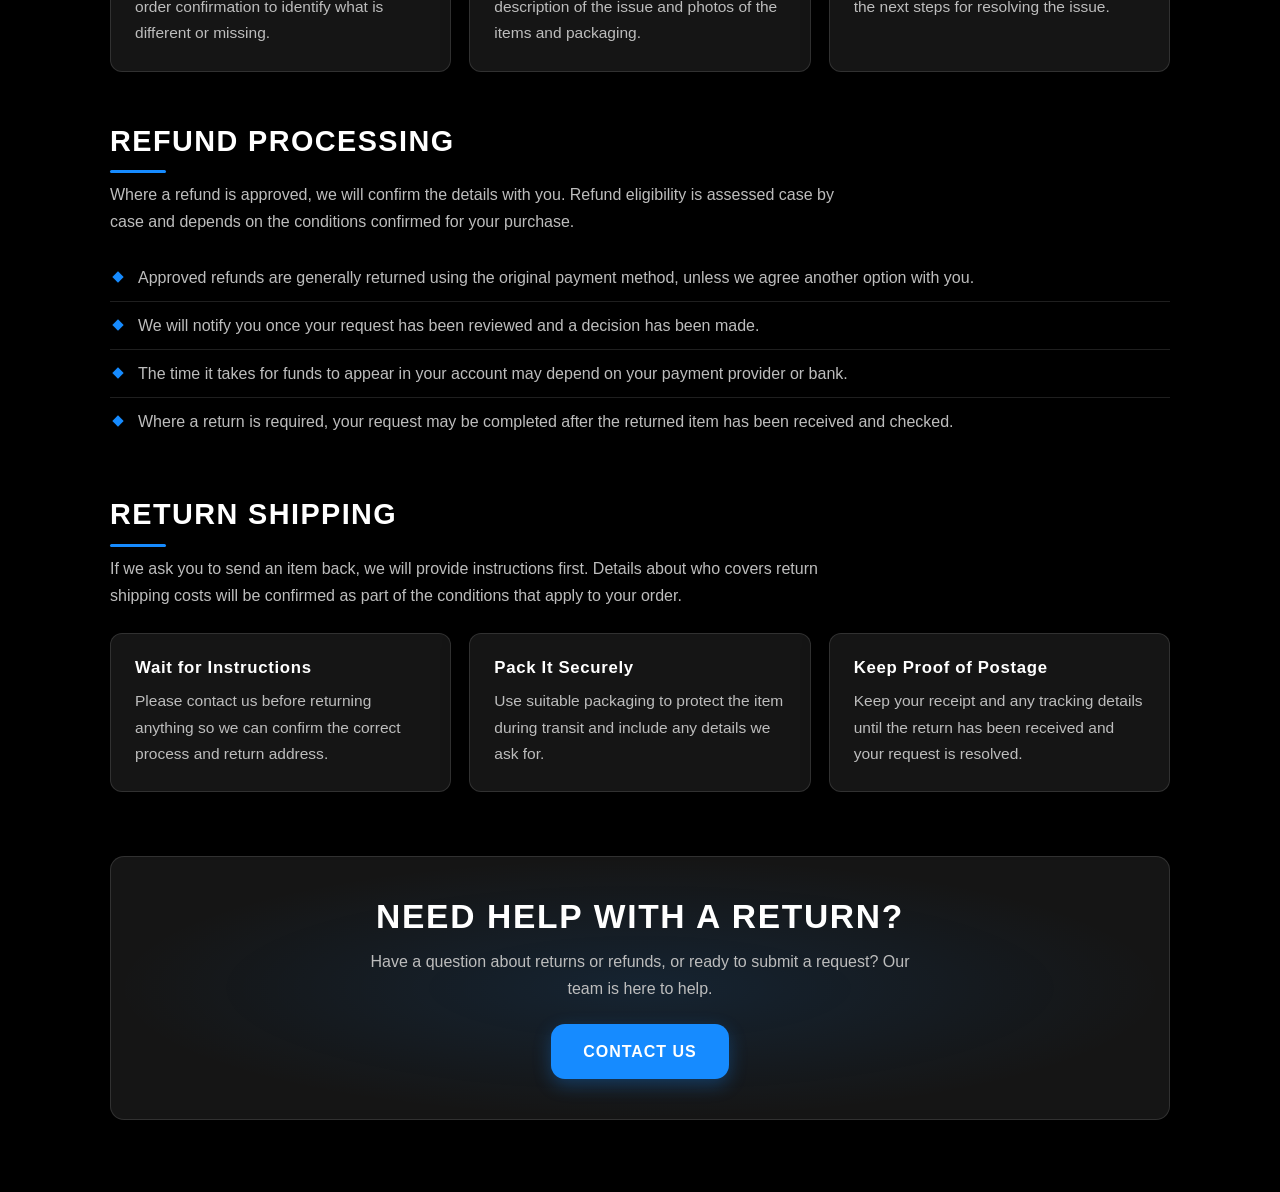
<file: returns.html>
<!DOCTYPE html>
<html lang="en">
<head>
  <meta charset="UTF-8">
  <meta name="viewport" content="width=device-width, initial-scale=1">
  <title>Returns &amp; Refunds | SK GRIP PRO</title>
  <meta name="description" content="Returns and refunds information for SK GRIP PRO: how to request a return or refund, damaged products, incorrect orders, refund processing and return shipping.">
  <meta name="theme-color" content="#0a0a0a">

  <link rel="stylesheet" href="css/style.css">

  <!-- Page-specific styles (complements css/style.css) -->
  <style>
    :root {
      --sg-black: #0a0a0a;
      --sg-charcoal: #151515;
      --sg-graphite: #1f1f21;
      --sg-silver: #c9ccd1;
      --sg-silver-soft: #9ea2a9;
      --sg-white: #ffffff;
      --sg-line: rgba(201, 204, 209, 0.18);
    }

    .returns-page {
      background: var(--sg-black);
      color: var(--sg-silver);
      font-family: "Helvetica Neue", Arial, sans-serif;
      line-height: 1.7;
    }

    .returns-page *,
    .returns-page *::before,
    .returns-page *::after { box-sizing: border-box; }

    .returns-container {
      width: 100%;
      max-width: 1100px;
      margin: 0 auto;
      padding: 0 20px;
    }

    /* Hero */
    .returns-hero {
      padding: 72px 0 56px;
      text-align: center;
      background:
        radial-gradient(ellipse at top, rgba(201, 204, 209, 0.12), transparent 60%),
        linear-gradient(180deg, #121212 0%, var(--sg-black) 100%);
      border-bottom: 1px solid var(--sg-line);
    }

    .returns-eyebrow {
      display: inline-block;
      margin-bottom: 14px;
      font-size: 0.78rem;
      letter-spacing: 0.28em;
      text-transform: uppercase;
      color: var(--sg-silver-soft);
    }

    .returns-hero h1 {
      margin: 0 0 16px;
      font-size: clamp(2rem, 5vw, 3.2rem);
      line-height: 1.15;
      letter-spacing: 0.04em;
      text-transform: uppercase;
      background: linear-gradient(180deg, #ffffff 0%, #aeb2b9 100%);
      -webkit-background-clip: text;
      background-clip: text;
      color: transparent;
    }

    .returns-hero p {
      max-width: 680px;
      margin: 0 auto;
      font-size: 1.05rem;
      color: var(--sg-silver);
    }

    /* Notice */
    .returns-notice {
      margin: 40px 0 8px;
      padding: 22px 24px;
      border: 1px solid var(--sg-silver);
      border-left-width: 4px;
      border-radius: 10px;
      background: linear-gradient(135deg, #1a1a1c, #101011);
      color: var(--sg-white);
    }

    .returns-notice strong {
      display: block;
      margin-bottom: 6px;
      font-size: 0.8rem;
      letter-spacing: 0.2em;
      text-transform: uppercase;
      color: var(--sg-silver);
    }

    /* Sections */
    .returns-section { padding: 44px 0 8px; }

    .returns-section h2 {
      margin: 0 0 8px;
      font-size: clamp(1.35rem, 3vw, 1.8rem);
      letter-spacing: 0.05em;
      text-transform: uppercase;
      color: var(--sg-white);
    }

    .returns-section h2::after {
      content: "";
      display: block;
      width: 56px;
      height: 2px;
      margin-top: 12px;
      background: linear-gradient(90deg, var(--sg-white), var(--sg-silver-soft));
    }

    .returns-section > .returns-container > p { max-width: 760px; }

    .returns-grid {
      display: grid;
      grid-template-columns: repeat(auto-fit, minmax(260px, 1fr));
      gap: 18px;
      margin-top: 24px;
    }

    .returns-card {
      padding: 24px;
      border: 1px solid var(--sg-line);
      border-radius: 12px;
      background: linear-gradient(160deg, var(--sg-graphite), var(--sg-charcoal));
      transition: border-color 0.25s ease, transform 0.25s ease;
    }

    .returns-card:hover {
      border-color: var(--sg-silver);
      transform: translateY(-2px);
    }

    .returns-card h3 {
      margin: 0 0 10px;
      font-size: 1.05rem;
      letter-spacing: 0.04em;
      color: var(--sg-white);
    }

    .returns-card p { margin: 0; font-size: 0.97rem; }

    .returns-step-number {
      display: inline-flex;
      align-items: center;
      justify-content: center;
      width: 34px;
      height: 34px;
      margin-bottom: 14px;
      border: 1px solid var(--sg-silver);
      border-radius: 50%;
      font-size: 0.9rem;
      font-weight: 700;
      color: var(--sg-white);
    }

    .returns-list {
      margin: 18px 0 0;
      padding: 0;
      list-style: none;
    }

    .returns-list li {
      position: relative;
      padding: 10px 0 10px 28px;
      border-bottom: 1px solid var(--sg-line);
    }

    .returns-list li:last-child { border-bottom: 0; }

    .returns-list li::before {
      content: "";
      position: absolute;
      left: 4px;
      top: 19px;
      width: 8px;
      height: 8px;
      background: var(--sg-silver);
      transform: rotate(45deg);
    }

    /* Contact CTA */
    .returns-cta {
      margin: 56px 0 72px;
      padding: 40px 24px;
      text-align: center;
      border: 1px solid var(--sg-line);
      border-radius: 14px;
      background:
        radial-gradient(ellipse at center, rgba(201, 204, 209, 0.1), transparent 70%),
        var(--sg-charcoal);
    }

    .returns-cta h2 { margin: 0 0 10px; color: var(--sg-white); text-transform: uppercase; letter-spacing: 0.05em; }
    .returns-cta h2::after { margin-left: auto; margin-right: auto; }
    .returns-cta p { max-width: 560px; margin: 0 auto 22px; }

    .returns-btn {
      display: inline-block;
      padding: 14px 32px;
      border-radius: 999px;
      background: linear-gradient(180deg, #ffffff, #b9bcc2);
      color: var(--sg-black);
      font-weight: 700;
      letter-spacing: 0.12em;
      text-transform: uppercase;
      text-decoration: none;
      transition: opacity 0.2s ease, transform 0.2s ease;
    }

    .returns-btn:hover,
    .returns-btn:focus-visible { opacity: 0.88; transform: translateY(-1px); }

    .returns-page a:focus-visible { outline: 2px solid var(--sg-white); outline-offset: 3px; }

    @media (max-width: 600px) {
      .returns-hero { padding: 52px 0 40px; }
      .returns-section { padding-top: 34px; }
      .returns-card { padding: 20px; }
      .returns-cta { margin: 40px 0 56px; }
    }

    @media (prefers-reduced-motion: reduce) {
      .returns-card, .returns-btn { transition: none; }
    }
  </style>
</head>

<body>

  <!-- Shared header placeholder -->
  <div id="site-header"></div>

  <main class="returns-page" id="main-content">

    <!-- Hero -->
    <section class="returns-hero">
      <div class="returns-container">
        <span class="returns-eyebrow">SK GRIP PRO</span>
        <h1>Returns &amp; Refunds</h1>
        <p>
          How to request a return or refund, what to do if your order arrives damaged
          or incorrect, and what to expect once your request is reviewed.
        </p>
      </div>
    </section>

    <div class="returns-container">

      <!-- Important notice -->
      <div class="returns-notice" role="note">
        <strong>Important</strong>
        Final return and refund conditions will be confirmed before purchases begin.
        Please review the conditions that apply to your order before completing your purchase.
      </div>
    </div>

    <!-- How to request -->
    <section class="returns-section" id="how-to-request" aria-labelledby="request-title">
      <div class="returns-container">
        <h2 id="request-title">How to Request a Return or Refund</h2>
        <p>
          If you would like to request a return or refund, follow the steps below.
          Each request is reviewed individually.
        </p>

        <div class="returns-grid">
          <article class="returns-card">
            <span class="returns-step-number">1</span>
            <h3>Contact Us</h3>
            <p>Get in touch through our contact page and tell us you would like to request a return or refund.</p>
          </article>
          <article class="returns-card">
            <span class="returns-step-number">2</span>
            <h3>Share Your Order Details</h3>
            <p>Include your order information, the item(s) concerned and the reason for your request. Photos may help where relevant.</p>
          </article>
          <article class="returns-card">
            <span class="returns-step-number">3</span>
            <h3>Review &amp; Instructions</h3>
            <p>We will review your request and let you know the next steps, including whether the item needs to be sent back.</p>
          </article>
        </div>

        <ul class="returns-list">
          <li>Please keep your order confirmation and any related messages until your request is resolved.</li>
          <li>Please do not send an item back until we have confirmed the next steps with you.</li>
        </ul>
      </div>
    </section>

    <!-- Damaged products -->
    <section class="returns-section" id="damaged-products" aria-labelledby="damaged-title">
      <div class="returns-container">
        <h2 id="damaged-title">Damaged Products</h2>
        <p>
          If your SK GRIP PRO product arrives damaged, please contact us as soon as possible
          so we can look into it.
        </p>

        <ul class="returns-list">
          <li>Take clear photos of the damaged item, the packaging and the shipping label.</li>
          <li>Keep all packaging materials until your request has been reviewed.</li>
          <li>Send us your order details together with the photos through our contact page.</li>
          <li>We will review the case and let you know the available options in line with the conditions confirmed for your purchase.</li>
        </ul>
      </div>
    </section>

    <!-- Incorrect orders -->
    <section class="returns-section" id="incorrect-orders" aria-labelledby="incorrect-title">
      <div class="returns-container">
        <h2 id="incorrect-title">Incorrect Orders</h2>
        <p>
          If you receive an item that does not match what you ordered, or your order is
          incomplete, please let us know so we can help.
        </p>

        <div class="returns-grid">
          <article class="returns-card">
            <h3>Check Your Order</h3>
            <p>Compare the items received with your order confirmation to identify what is different or missing.</p>
          </article>
          <article class="returns-card">
            <h3>Tell Us What Happened</h3>
            <p>Contact us with your order details, a description of the issue and photos of the items and packaging.</p>
          </article>
          <article class="returns-card">
            <h3>We Review &amp; Respond</h3>
            <p>We will review your request and explain the next steps for resolving the issue.</p>
          </article>
        </div>
      </div>
    </section>

    <!-- Refund processing -->
    <section class="returns-section" id="refund-processing" aria-labelledby="refund-title">
      <div class="returns-container">
        <h2 id="refund-title">Refund Processing</h2>
        <p>
          Where a refund is approved, we will confirm the details with you. Refund eligibility
          is assessed case by case and depends on the conditions confirmed for your purchase.
        </p>

        <ul class="returns-list">
          <li>Approved refunds are generally returned using the original payment method, unless we agree another option with you.</li>
          <li>We will notify you once your request has been reviewed and a decision has been made.</li>
          <li>The time it takes for funds to appear in your account may depend on your payment provider or bank.</li>
          <li>Where a return is required, your request may be completed after the returned item has been received and checked.</li>
        </ul>
      </div>
    </section>

    <!-- Return shipping -->
    <section class="returns-section" id="return-shipping" aria-labelledby="return-shipping-title">
      <div class="returns-container">
        <h2 id="return-shipping-title">Return Shipping</h2>
        <p>
          If we ask you to send an item back, we will provide instructions first. Details about
          who covers return shipping costs will be confirmed as part of the conditions that apply
          to your order.
        </p>

        <div class="returns-grid">
          <article class="returns-card">
            <h3>Wait for Instructions</h3>
            <p>Please contact us before returning anything so we can confirm the correct process and return address.</p>
          </article>
          <article class="returns-card">
            <h3>Pack It Securely</h3>
            <p>Use suitable packaging to protect the item during transit and include any details we ask for.</p>
          </article>
          <article class="returns-card">
            <h3>Keep Proof of Postage</h3>
            <p>Keep your receipt and any tracking details until the return has been received and your request is resolved.</p>
          </article>
        </div>
      </div>
    </section>

    <!-- Contact CTA -->
    <div class="returns-container">
      <section class="returns-cta" aria-labelledby="help-title">
        <h2 id="help-title">Need Help With a Return?</h2>
        <p>
          Have a question about returns or refunds, or ready to submit a request?
          Our team is here to help.
        </p>
        <a class="returns-btn" href="contact.html">Contact Us</a>
      </section>
    </div>

  </main>

  <!-- Shared footer placeholder -->
  <div id="site-footer"></div>

  <!-- Scripts: load in this order -->
  <script src="js/config.js"></script>
  <script src="js/products.js"></script>
  <script src="js/app.js"></script>
</body>
</html>
</file>
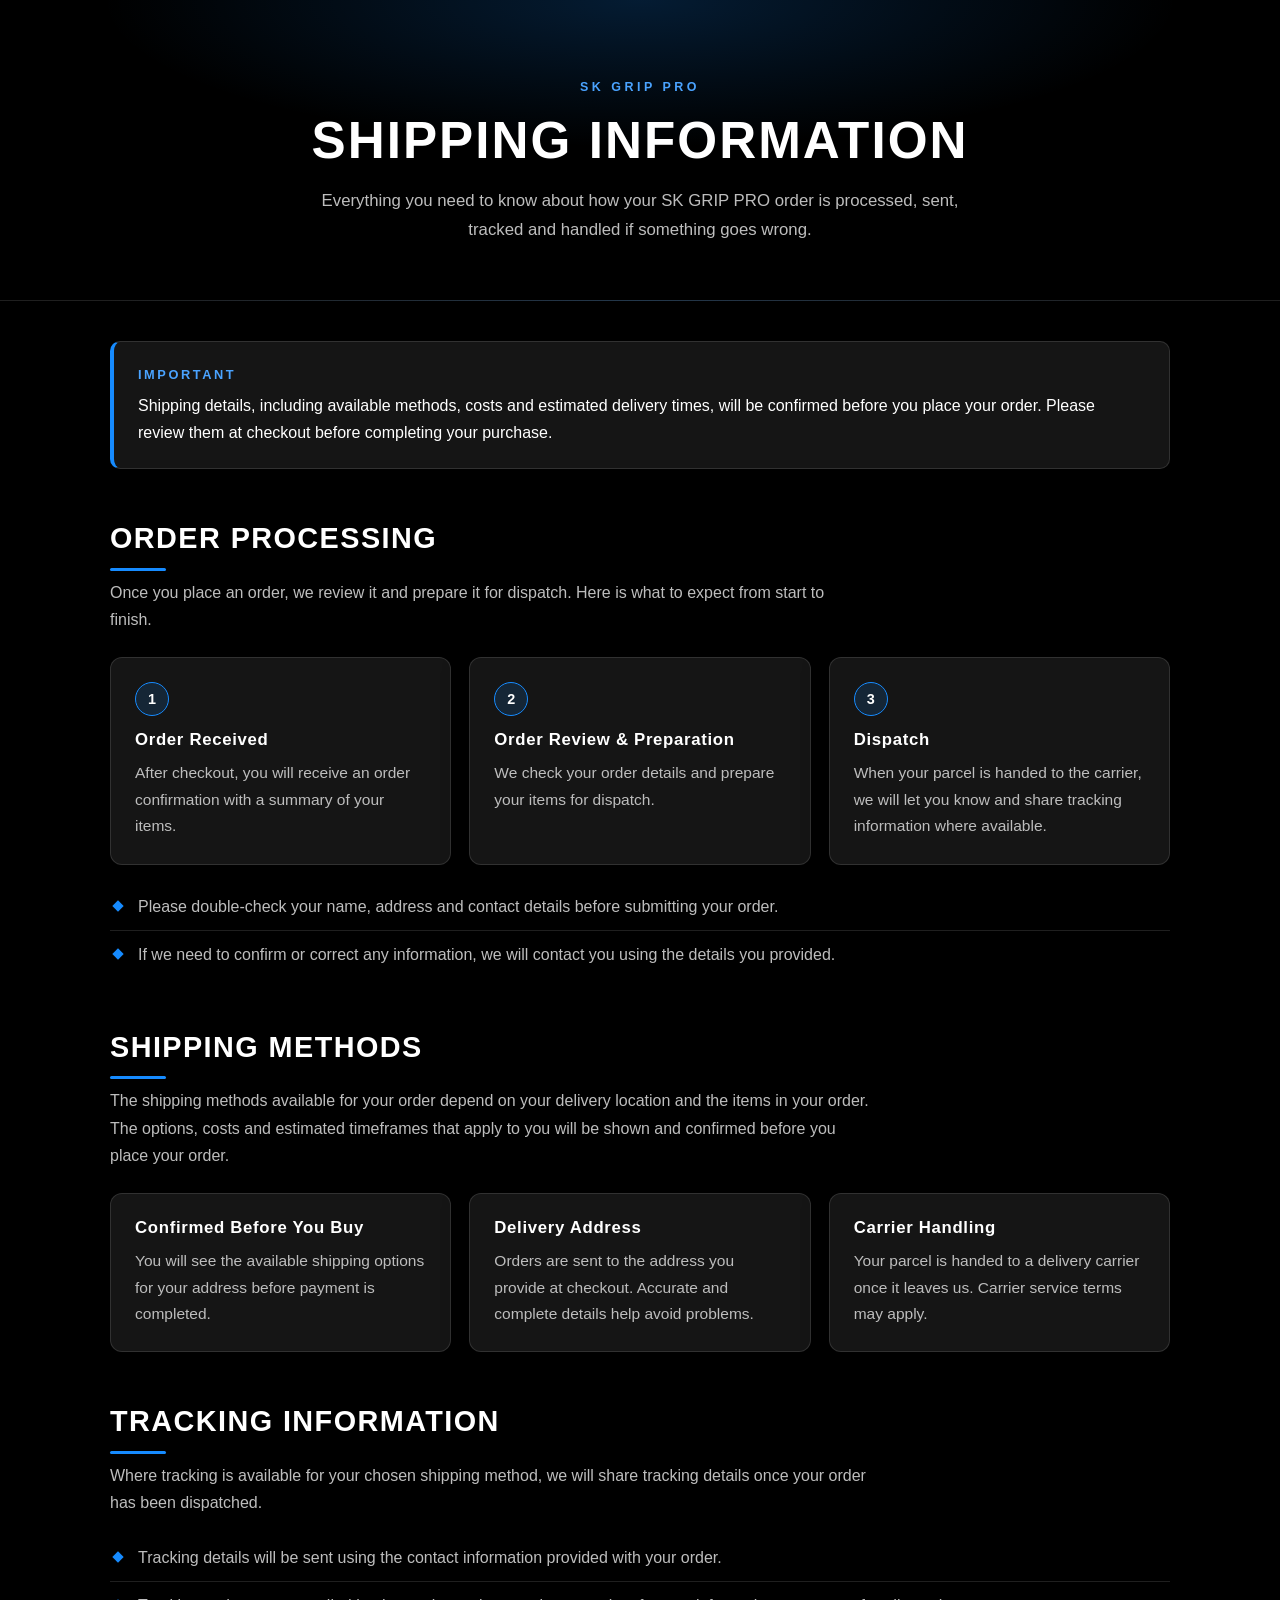
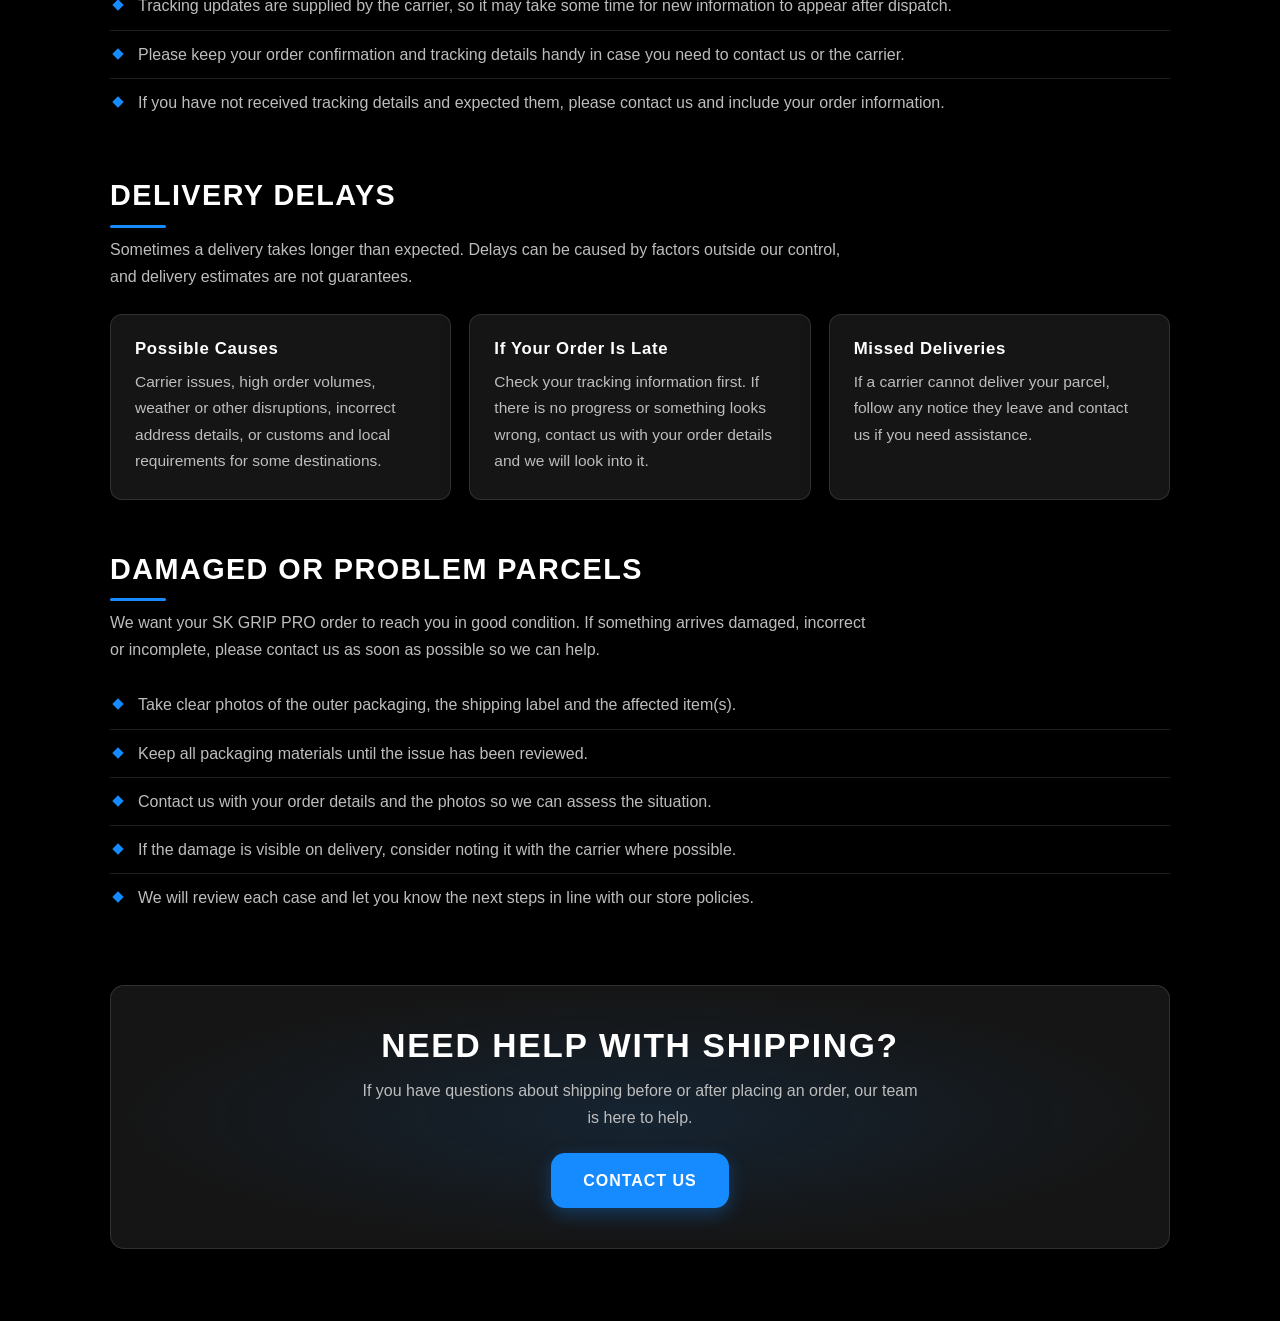
<file: shipping.html>
<!DOCTYPE html>
<html lang="en">
<head>
  <meta charset="UTF-8">
  <meta name="viewport" content="width=device-width, initial-scale=1">
  <title>Shipping Information | SK GRIP PRO</title>
  <meta name="description" content="Shipping information for SK GRIP PRO: order processing, shipping methods, tracking, delivery delays and damaged parcels.">
  <meta name="theme-color" content="#0a0a0a">

  <link rel="stylesheet" href="css/style.css">

  <!-- Page-specific styles (complements css/style.css) -->
  <style>
    :root {
      --sg-black: #0a0a0a;
      --sg-charcoal: #151515;
      --sg-graphite: #1f1f21;
      --sg-silver: #c9ccd1;
      --sg-silver-soft: #9ea2a9;
      --sg-white: #ffffff;
      --sg-line: rgba(201, 204, 209, 0.18);
    }

    .shipping-page {
      background: var(--sg-black);
      color: var(--sg-silver);
      font-family: "Helvetica Neue", Arial, sans-serif;
      line-height: 1.7;
    }

    .shipping-page *,
    .shipping-page *::before,
    .shipping-page *::after { box-sizing: border-box; }

    .shipping-container {
      width: 100%;
      max-width: 1100px;
      margin: 0 auto;
      padding: 0 20px;
    }

    /* Hero */
    .shipping-hero {
      padding: 72px 0 56px;
      text-align: center;
      background:
        radial-gradient(ellipse at top, rgba(201, 204, 209, 0.12), transparent 60%),
        linear-gradient(180deg, #121212 0%, var(--sg-black) 100%);
      border-bottom: 1px solid var(--sg-line);
    }

    .shipping-eyebrow {
      display: inline-block;
      margin-bottom: 14px;
      font-size: 0.78rem;
      letter-spacing: 0.28em;
      text-transform: uppercase;
      color: var(--sg-silver-soft);
    }

    .shipping-hero h1 {
      margin: 0 0 16px;
      font-size: clamp(2rem, 5vw, 3.2rem);
      line-height: 1.15;
      letter-spacing: 0.04em;
      text-transform: uppercase;
      background: linear-gradient(180deg, #ffffff 0%, #aeb2b9 100%);
      -webkit-background-clip: text;
      background-clip: text;
      color: transparent;
    }

    .shipping-hero p {
      max-width: 680px;
      margin: 0 auto;
      font-size: 1.05rem;
      color: var(--sg-silver);
    }

    /* Notice */
    .shipping-notice {
      margin: 40px 0 8px;
      padding: 22px 24px;
      border: 1px solid var(--sg-silver);
      border-left-width: 4px;
      border-radius: 10px;
      background: linear-gradient(135deg, #1a1a1c, #101011);
      color: var(--sg-white);
    }

    .shipping-notice strong {
      display: block;
      margin-bottom: 6px;
      font-size: 0.8rem;
      letter-spacing: 0.2em;
      text-transform: uppercase;
      color: var(--sg-silver);
    }

    /* Sections */
    .shipping-section { padding: 44px 0 8px; }

    .shipping-section h2 {
      margin: 0 0 8px;
      font-size: clamp(1.35rem, 3vw, 1.8rem);
      letter-spacing: 0.05em;
      text-transform: uppercase;
      color: var(--sg-white);
    }

    .shipping-section h2::after {
      content: "";
      display: block;
      width: 56px;
      height: 2px;
      margin-top: 12px;
      background: linear-gradient(90deg, var(--sg-white), var(--sg-silver-soft));
    }

    .shipping-section > .shipping-container > p { max-width: 760px; }

    .shipping-grid {
      display: grid;
      grid-template-columns: repeat(auto-fit, minmax(260px, 1fr));
      gap: 18px;
      margin-top: 24px;
    }

    .shipping-card {
      padding: 24px;
      border: 1px solid var(--sg-line);
      border-radius: 12px;
      background: linear-gradient(160deg, var(--sg-graphite), var(--sg-charcoal));
      transition: border-color 0.25s ease, transform 0.25s ease;
    }

    .shipping-card:hover {
      border-color: var(--sg-silver);
      transform: translateY(-2px);
    }

    .shipping-card h3 {
      margin: 0 0 10px;
      font-size: 1.05rem;
      letter-spacing: 0.04em;
      color: var(--sg-white);
    }

    .shipping-card p { margin: 0; font-size: 0.97rem; }

    .shipping-step-number {
      display: inline-flex;
      align-items: center;
      justify-content: center;
      width: 34px;
      height: 34px;
      margin-bottom: 14px;
      border: 1px solid var(--sg-silver);
      border-radius: 50%;
      font-size: 0.9rem;
      font-weight: 700;
      color: var(--sg-white);
    }

    .shipping-list {
      margin: 18px 0 0;
      padding: 0;
      list-style: none;
    }

    .shipping-list li {
      position: relative;
      padding: 10px 0 10px 28px;
      border-bottom: 1px solid var(--sg-line);
    }

    .shipping-list li:last-child { border-bottom: 0; }

    .shipping-list li::before {
      content: "";
      position: absolute;
      left: 4px;
      top: 19px;
      width: 8px;
      height: 8px;
      background: var(--sg-silver);
      transform: rotate(45deg);
    }

    /* Contact CTA */
    .shipping-cta {
      margin: 56px 0 72px;
      padding: 40px 24px;
      text-align: center;
      border: 1px solid var(--sg-line);
      border-radius: 14px;
      background:
        radial-gradient(ellipse at center, rgba(201, 204, 209, 0.1), transparent 70%),
        var(--sg-charcoal);
    }

    .shipping-cta h2 { margin: 0 0 10px; color: var(--sg-white); text-transform: uppercase; letter-spacing: 0.05em; }
    .shipping-cta h2::after { margin-left: auto; margin-right: auto; }
    .shipping-cta p { max-width: 560px; margin: 0 auto 22px; }

    .shipping-btn {
      display: inline-block;
      padding: 14px 32px;
      border-radius: 999px;
      background: linear-gradient(180deg, #ffffff, #b9bcc2);
      color: var(--sg-black);
      font-weight: 700;
      letter-spacing: 0.12em;
      text-transform: uppercase;
      text-decoration: none;
      transition: opacity 0.2s ease, transform 0.2s ease;
    }

    .shipping-btn:hover,
    .shipping-btn:focus-visible { opacity: 0.88; transform: translateY(-1px); }

    .shipping-page a:focus-visible { outline: 2px solid var(--sg-white); outline-offset: 3px; }

    @media (max-width: 600px) {
      .shipping-hero { padding: 52px 0 40px; }
      .shipping-section { padding-top: 34px; }
      .shipping-card { padding: 20px; }
      .shipping-cta { margin: 40px 0 56px; }
    }

    @media (prefers-reduced-motion: reduce) {
      .shipping-card, .shipping-btn { transition: none; }
    }
  </style>
</head>

<body>

  <!-- Shared header placeholder -->
  <div id="site-header"></div>

  <main class="shipping-page" id="main-content">

    <!-- Hero -->
    <section class="shipping-hero">
      <div class="shipping-container">
        <span class="shipping-eyebrow">SK GRIP PRO</span>
        <h1>Shipping Information</h1>
        <p>
          Everything you need to know about how your SK GRIP PRO order is processed,
          sent, tracked and handled if something goes wrong.
        </p>
      </div>
    </section>

    <div class="shipping-container">

      <!-- Important notice -->
      <div class="shipping-notice" role="note">
        <strong>Important</strong>
        Shipping details, including available methods, costs and estimated delivery times,
        will be confirmed before you place your order. Please review them at checkout
        before completing your purchase.
      </div>
    </div>

    <!-- Order processing -->
    <section class="shipping-section" id="order-processing" aria-labelledby="processing-title">
      <div class="shipping-container">
        <h2 id="processing-title">Order Processing</h2>
        <p>
          Once you place an order, we review it and prepare it for dispatch.
          Here is what to expect from start to finish.
        </p>

        <div class="shipping-grid">
          <article class="shipping-card">
            <span class="shipping-step-number">1</span>
            <h3>Order Received</h3>
            <p>After checkout, you will receive an order confirmation with a summary of your items.</p>
          </article>
          <article class="shipping-card">
            <span class="shipping-step-number">2</span>
            <h3>Order Review &amp; Preparation</h3>
            <p>We check your order details and prepare your items for dispatch.</p>
          </article>
          <article class="shipping-card">
            <span class="shipping-step-number">3</span>
            <h3>Dispatch</h3>
            <p>When your parcel is handed to the carrier, we will let you know and share tracking information where available.</p>
          </article>
        </div>

        <ul class="shipping-list">
          <li>Please double-check your name, address and contact details before submitting your order.</li>
          <li>If we need to confirm or correct any information, we will contact you using the details you provided.</li>
        </ul>
      </div>
    </section>

    <!-- Shipping methods -->
    <section class="shipping-section" id="shipping-methods" aria-labelledby="methods-title">
      <div class="shipping-container">
        <h2 id="methods-title">Shipping Methods</h2>
        <p>
          The shipping methods available for your order depend on your delivery location
          and the items in your order. The options, costs and estimated timeframes that apply
          to you will be shown and confirmed before you place your order.
        </p>

        <div class="shipping-grid">
          <article class="shipping-card">
            <h3>Confirmed Before You Buy</h3>
            <p>You will see the available shipping options for your address before payment is completed.</p>
          </article>
          <article class="shipping-card">
            <h3>Delivery Address</h3>
            <p>Orders are sent to the address you provide at checkout. Accurate and complete details help avoid problems.</p>
          </article>
          <article class="shipping-card">
            <h3>Carrier Handling</h3>
            <p>Your parcel is handed to a delivery carrier once it leaves us. Carrier service terms may apply.</p>
          </article>
        </div>
      </div>
    </section>

    <!-- Tracking -->
    <section class="shipping-section" id="tracking" aria-labelledby="tracking-title">
      <div class="shipping-container">
        <h2 id="tracking-title">Tracking Information</h2>
        <p>
          Where tracking is available for your chosen shipping method, we will share
          tracking details once your order has been dispatched.
        </p>

        <ul class="shipping-list">
          <li>Tracking details will be sent using the contact information provided with your order.</li>
          <li>Tracking updates are supplied by the carrier, so it may take some time for new information to appear after dispatch.</li>
          <li>Please keep your order confirmation and tracking details handy in case you need to contact us or the carrier.</li>
          <li>If you have not received tracking details and expected them, please contact us and include your order information.</li>
        </ul>
      </div>
    </section>

    <!-- Delays -->
    <section class="shipping-section" id="delays" aria-labelledby="delays-title">
      <div class="shipping-container">
        <h2 id="delays-title">Delivery Delays</h2>
        <p>
          Sometimes a delivery takes longer than expected. Delays can be caused by factors
          outside our control, and delivery estimates are not guarantees.
        </p>

        <div class="shipping-grid">
          <article class="shipping-card">
            <h3>Possible Causes</h3>
            <p>Carrier issues, high order volumes, weather or other disruptions, incorrect address details, or customs and local requirements for some destinations.</p>
          </article>
          <article class="shipping-card">
            <h3>If Your Order Is Late</h3>
            <p>Check your tracking information first. If there is no progress or something looks wrong, contact us with your order details and we will look into it.</p>
          </article>
          <article class="shipping-card">
            <h3>Missed Deliveries</h3>
            <p>If a carrier cannot deliver your parcel, follow any notice they leave and contact us if you need assistance.</p>
          </article>
        </div>
      </div>
    </section>

    <!-- Damaged parcels -->
    <section class="shipping-section" id="damaged-parcels" aria-labelledby="damaged-title">
      <div class="shipping-container">
        <h2 id="damaged-title">Damaged or Problem Parcels</h2>
        <p>
          We want your SK GRIP PRO order to reach you in good condition. If something
          arrives damaged, incorrect or incomplete, please contact us as soon as possible
          so we can help.
        </p>

        <ul class="shipping-list">
          <li>Take clear photos of the outer packaging, the shipping label and the affected item(s).</li>
          <li>Keep all packaging materials until the issue has been reviewed.</li>
          <li>Contact us with your order details and the photos so we can assess the situation.</li>
          <li>If the damage is visible on delivery, consider noting it with the carrier where possible.</li>
          <li>We will review each case and let you know the next steps in line with our store policies.</li>
        </ul>
      </div>
    </section>

    <!-- Contact CTA -->
    <div class="shipping-container">
      <section class="shipping-cta" aria-labelledby="help-title">
        <h2 id="help-title">Need Help With Shipping?</h2>
        <p>
          If you have questions about shipping before or after placing an order,
          our team is here to help.
        </p>
        <a class="shipping-btn" href="contact.html">Contact Us</a>
      </section>
    </div>

  </main>

  <!-- Shared footer placeholder -->
  <div id="site-footer"></div>

  <!-- Scripts: load in this order -->
  <script src="js/config.js"></script>
  <script src="js/products.js"></script>
  <script src="js/app.js"></script>
</body>
  </html>
</file>
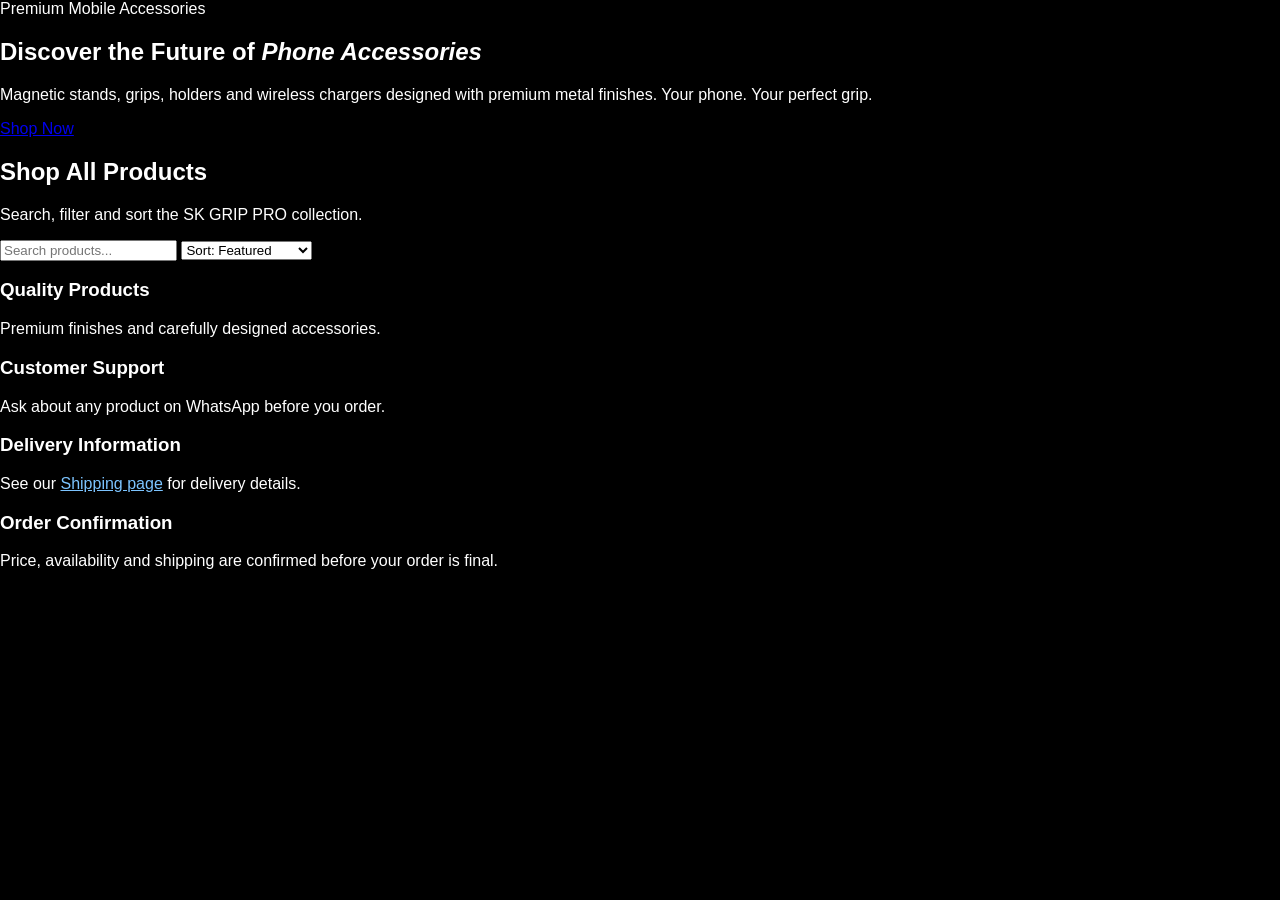
<file: shop.html>
<!DOCTYPE html>
<html lang="en">
<head>
<meta charset="UTF-8">
<meta name="viewport" content="width=device-width, initial-scale=1, viewport-fit=cover">
<title>Shop All Products | SK GRIP PRO</title>
<meta name="description" content="Shop SK GRIP PRO premium mobile accessories: magnetic phone stands, grips, holders and chargers.">
<meta name="theme-color" content="#000000">
<link rel="icon" href="images/accessory.svg" type="image/svg+xml">
<style>body{margin:0;background:#000;color:#fff;font-family:Arial,Helvetica,sans-serif}</style>
</head>
<body data-page="shop">

<div id="site-header"></div>

<main>
  <!-- Hero -->
  <section class="skx-hero">
    <div class="skx-wrap">
      <span class="skx-kicker">Premium Mobile Accessories</span>
      <h1>Discover the Future of <em>Phone Accessories</em></h1>
      <p>Magnetic stands, grips, holders and wireless chargers designed with premium metal finishes. Your phone. Your perfect grip.</p>
      <a class="skx-btn primary" href="#products">Shop Now</a>
    </div>
  </section>

  <!-- Products -->
  <section class="skx-section" id="products">
    <div class="skx-wrap">
      <h2 class="skx-title">Shop All Products</h2>
      <p class="skx-sub">Search, filter and sort the SK GRIP PRO collection.</p>

      <div class="skx-controls">
        <input class="skx-field" id="shop-search" type="search" placeholder="Search products..." aria-label="Search products" autocomplete="off">
        <select class="skx-field" id="shop-sort" aria-label="Sort products">
          <option value="">Sort: Featured</option>
          <option value="low">Price: Low to High</option>
          <option value="high">Price: High to Low</option>
          <option value="az">Name: A to Z</option>
        </select>
      </div>

      <div class="skx-chips" id="shop-categories" role="group" aria-label="Filter by category"></div>
      <p class="skx-resulttext" id="shop-count" aria-live="polite"></p>

      <div class="skx-grid" id="product-grid">
        <noscript><div class="skx-empty">Please enable JavaScript to browse the shop.</div></noscript>
      </div>
    </div>
  </section>

  <!-- Information -->
  <section class="skx-section skx-alt" aria-label="Shopping information">
    <div class="skx-wrap">
      <div class="skx-trust">
        <div><h3>Quality Products</h3><p>Premium finishes and carefully designed accessories.</p></div>
        <div><h3>Customer Support</h3><p>Ask about any product on WhatsApp before you order.</p></div>
        <div><h3>Delivery Information</h3><p>See our <a href="shipping.html" style="color:#7cc4ff">Shipping page</a> for delivery details.</p></div>
        <div><h3>Order Confirmation</h3><p>Price, availability and shipping are confirmed before your order is final.</p></div>
      </div>
    </div>
  </section>
</main>

<div id="site-footer"></div>

<script src="js/config.js"></script>
<script src="js/products.js"></script>
<script src="js/app.js"></script>
</body>
</html>
</file>
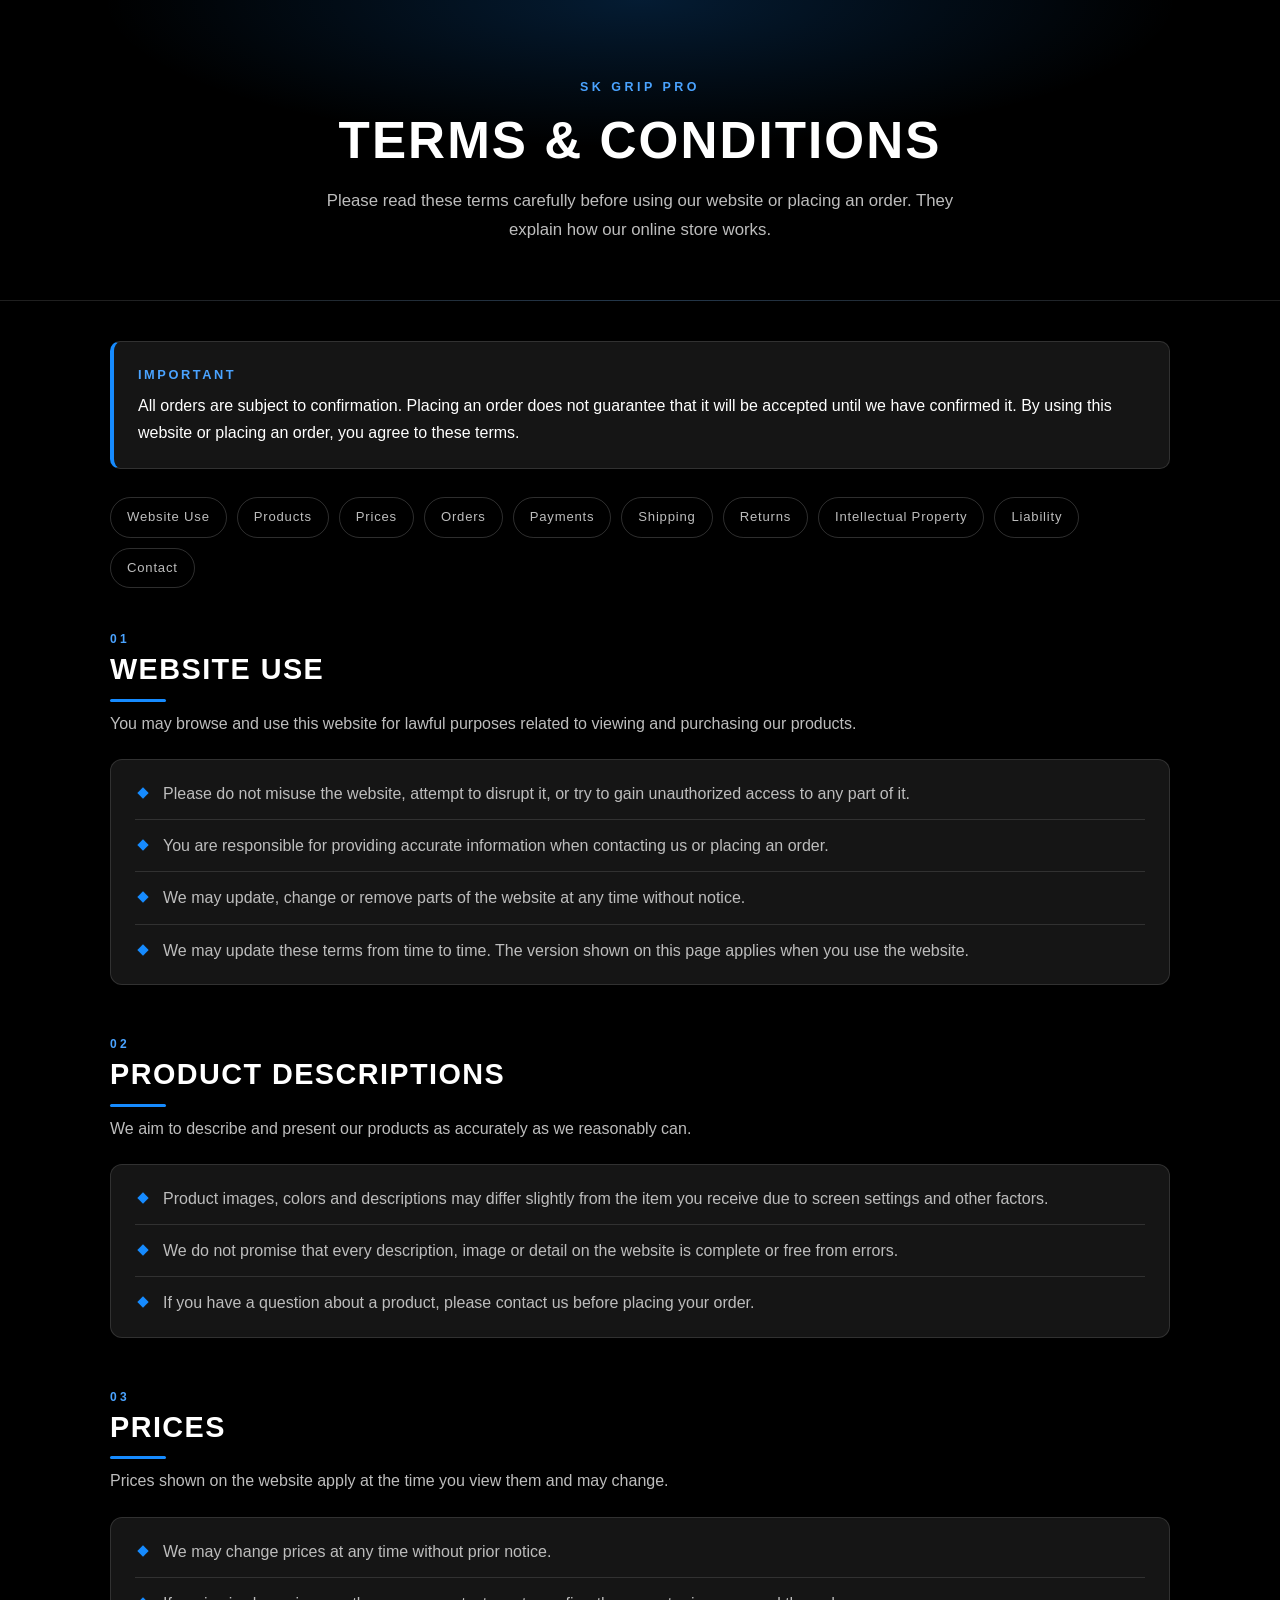
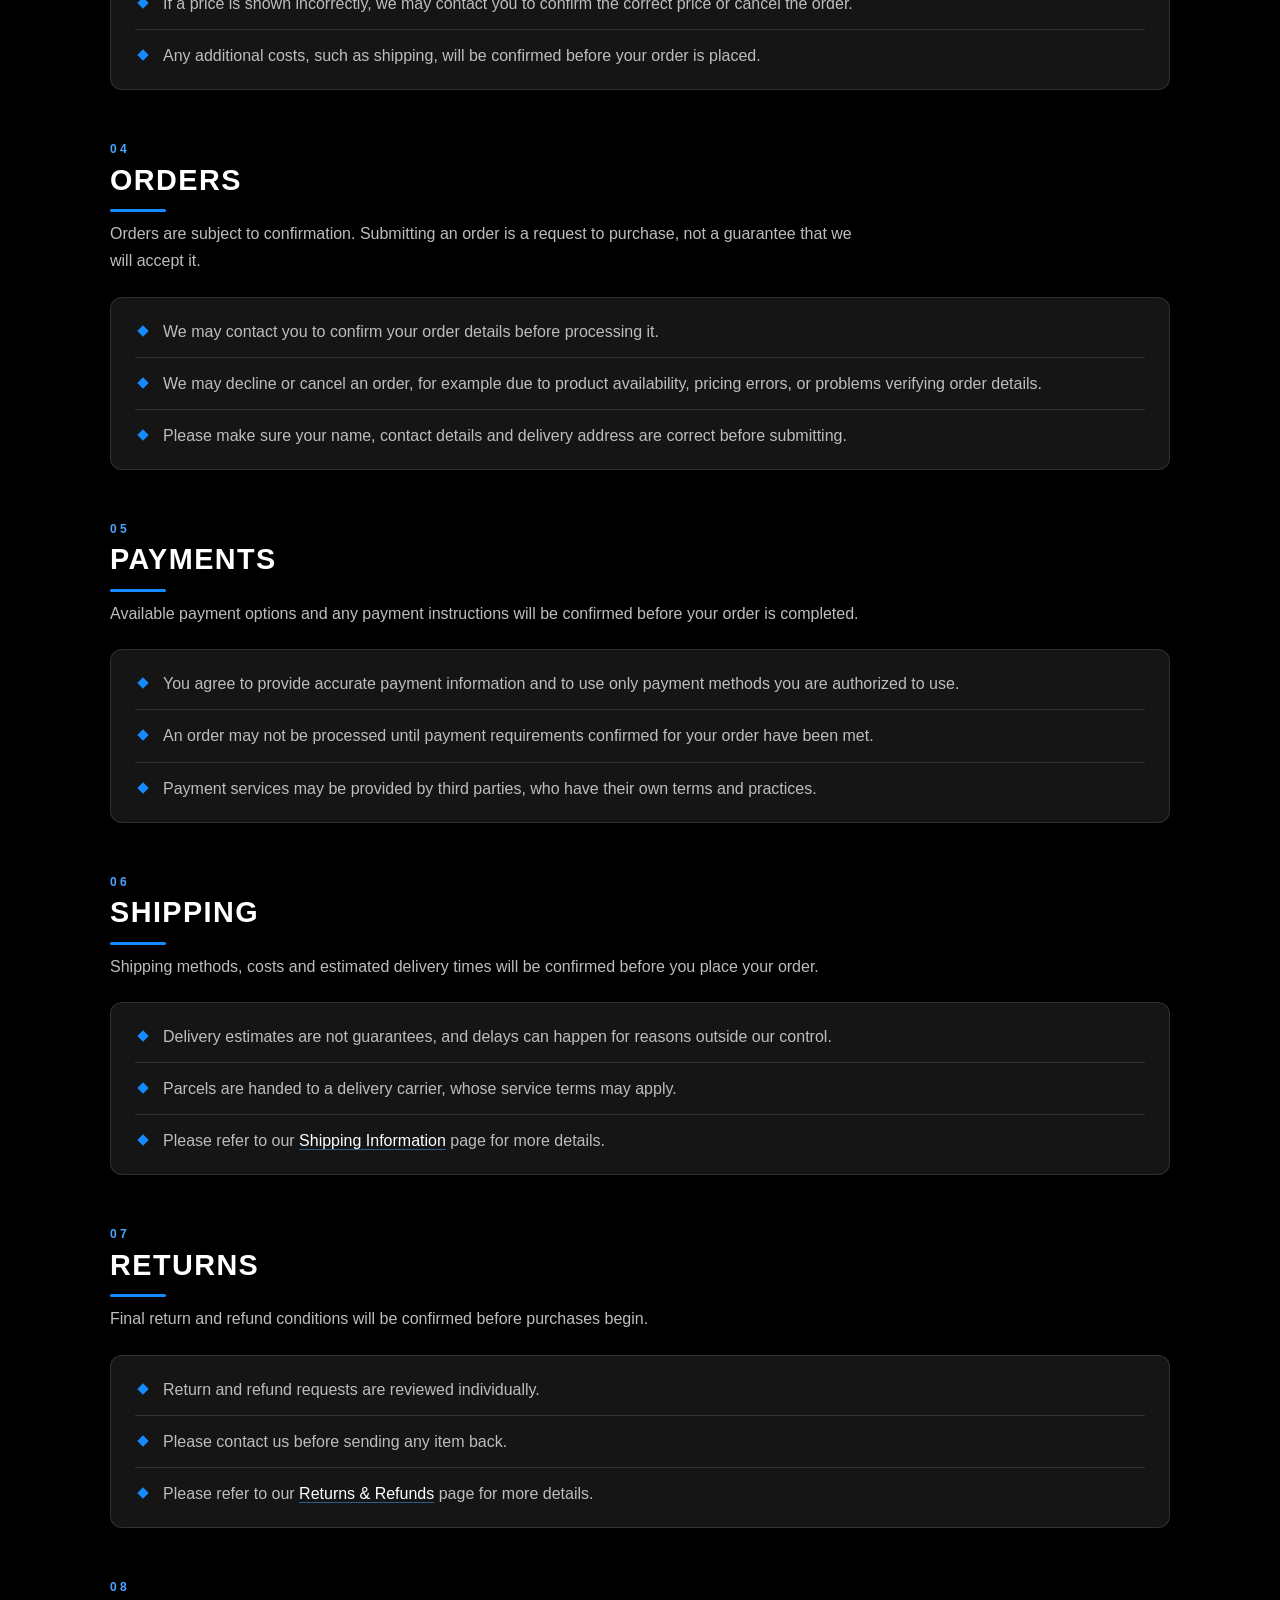
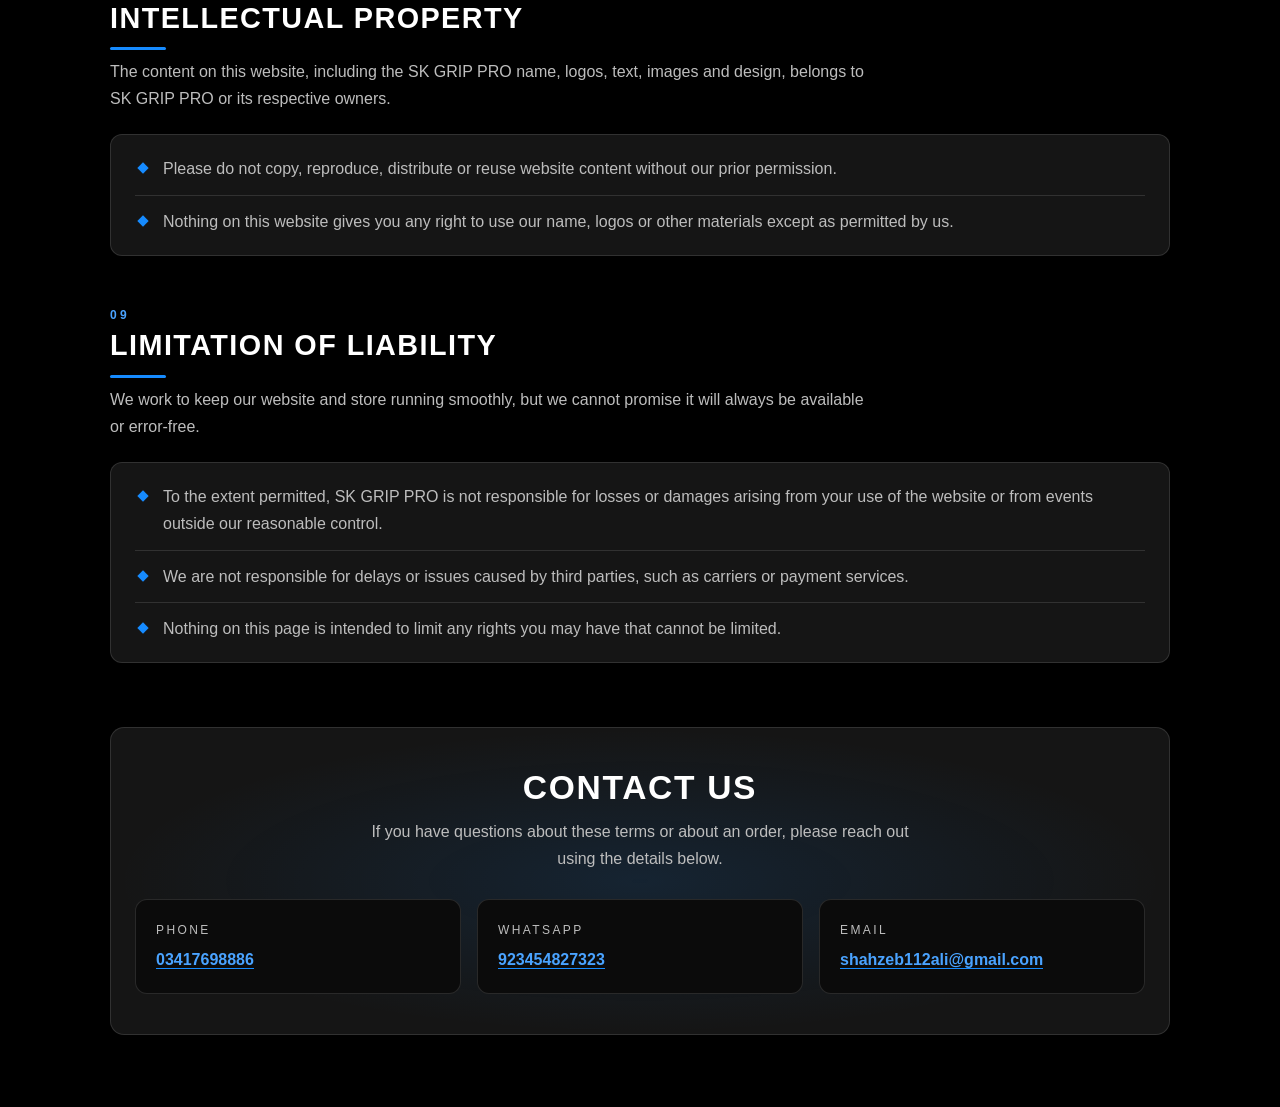
<file: terms.html>
<!DOCTYPE html>
<html lang="en">
<head>
  <meta charset="UTF-8">
  <meta name="viewport" content="width=device-width, initial-scale=1">
  <title>Terms &amp; Conditions | SK GRIP PRO</title>
  <meta name="description" content="Terms and conditions for the SK GRIP PRO online store: website use, product descriptions, prices, orders, payments, shipping, returns, intellectual property and limitation of liability.">
  <meta name="theme-color" content="#0a0a0a">

  <link rel="stylesheet" href="css/style.css">

  <!-- Page-specific styles (complements css/style.css) -->
  <style>
    :root {
      --sg-black: #0a0a0a;
      --sg-charcoal: #151515;
      --sg-graphite: #1f1f21;
      --sg-silver: #c9ccd1;
      --sg-silver-soft: #9ea2a9;
      --sg-white: #ffffff;
      --sg-line: rgba(201, 204, 209, 0.18);
    }

    .terms-page {
      background: var(--sg-black);
      color: var(--sg-silver);
      font-family: "Helvetica Neue", Arial, sans-serif;
      line-height: 1.7;
    }

    .terms-page *,
    .terms-page *::before,
    .terms-page *::after { box-sizing: border-box; }

    .terms-container {
      width: 100%;
      max-width: 1100px;
      margin: 0 auto;
      padding: 0 20px;
    }

    /* Hero */
    .terms-hero {
      padding: 72px 0 56px;
      text-align: center;
      background:
        radial-gradient(ellipse at top, rgba(201, 204, 209, 0.12), transparent 60%),
        linear-gradient(180deg, #121212 0%, var(--sg-black) 100%);
      border-bottom: 1px solid var(--sg-line);
    }

    .terms-eyebrow {
      display: inline-block;
      margin-bottom: 14px;
      font-size: 0.78rem;
      letter-spacing: 0.28em;
      text-transform: uppercase;
      color: var(--sg-silver-soft);
    }

    .terms-hero h1 {
      margin: 0 0 16px;
      font-size: clamp(2rem, 5vw, 3.2rem);
      line-height: 1.15;
      letter-spacing: 0.04em;
      text-transform: uppercase;
      background: linear-gradient(180deg, #ffffff 0%, #aeb2b9 100%);
      -webkit-background-clip: text;
      background-clip: text;
      color: transparent;
    }

    .terms-hero p {
      max-width: 680px;
      margin: 0 auto;
      font-size: 1.05rem;
      color: var(--sg-silver);
    }

    /* Notice */
    .terms-notice {
      margin: 40px 0 8px;
      padding: 22px 24px;
      border: 1px solid var(--sg-silver);
      border-left-width: 4px;
      border-radius: 10px;
      background: linear-gradient(135deg, #1a1a1c, #101011);
      color: var(--sg-white);
    }

    .terms-notice strong {
      display: block;
      margin-bottom: 6px;
      font-size: 0.8rem;
      letter-spacing: 0.2em;
      text-transform: uppercase;
      color: var(--sg-silver);
    }

    /* Quick navigation */
    .terms-nav {
      display: flex;
      flex-wrap: wrap;
      gap: 10px;
      margin: 28px 0 0;
      padding: 0;
      list-style: none;
    }

    .terms-nav a {
      display: inline-block;
      padding: 8px 16px;
      border: 1px solid var(--sg-line);
      border-radius: 999px;
      font-size: 0.82rem;
      letter-spacing: 0.06em;
      color: var(--sg-silver);
      text-decoration: none;
      transition: border-color 0.2s ease, color 0.2s ease;
    }

    .terms-nav a:hover,
    .terms-nav a:focus-visible {
      border-color: var(--sg-silver);
      color: var(--sg-white);
    }

    /* Sections */
    .terms-section { padding: 44px 0 8px; scroll-margin-top: 20px; }

    .terms-section h2 {
      margin: 0 0 8px;
      font-size: clamp(1.35rem, 3vw, 1.8rem);
      letter-spacing: 0.05em;
      text-transform: uppercase;
      color: var(--sg-white);
    }

    .terms-section h2 span {
      display: block;
      margin-bottom: 6px;
      font-size: 0.75rem;
      letter-spacing: 0.28em;
      color: var(--sg-silver-soft);
    }

    .terms-section h2::after {
      content: "";
      display: block;
      width: 56px;
      height: 2px;
      margin-top: 12px;
      background: linear-gradient(90deg, var(--sg-white), var(--sg-silver-soft));
    }

    .terms-section > .terms-container > p { max-width: 760px; }

    .terms-card {
      margin-top: 22px;
      padding: 8px 24px;
      border: 1px solid var(--sg-line);
      border-radius: 12px;
      background: linear-gradient(160deg, var(--sg-graphite), var(--sg-charcoal));
    }

    .terms-list {
      margin: 0;
      padding: 0;
      list-style: none;
    }

    .terms-list li {
      position: relative;
      padding: 12px 0 12px 28px;
      border-bottom: 1px solid var(--sg-line);
    }

    .terms-list li:last-child { border-bottom: 0; }

    .terms-list li::before {
      content: "";
      position: absolute;
      left: 4px;
      top: 21px;
      width: 8px;
      height: 8px;
      background: var(--sg-silver);
      transform: rotate(45deg);
    }

    /* Contact */
    .terms-contact {
      margin: 56px 0 72px;
      padding: 40px 24px;
      text-align: center;
      border: 1px solid var(--sg-line);
      border-radius: 14px;
      background:
        radial-gradient(ellipse at center, rgba(201, 204, 209, 0.1), transparent 70%),
        var(--sg-charcoal);
    }

    .terms-contact h2 { margin: 0 0 10px; color: var(--sg-white); text-transform: uppercase; letter-spacing: 0.05em; }
    .terms-contact h2::after { margin-left: auto; margin-right: auto; }
    .terms-contact > p { max-width: 560px; margin: 0 auto 26px; }

    .terms-contact-grid {
      display: grid;
      grid-template-columns: repeat(auto-fit, minmax(220px, 1fr));
      gap: 16px;
      text-align: left;
    }

    .terms-contact-item {
      padding: 20px;
      border: 1px solid var(--sg-line);
      border-radius: 12px;
      background: var(--sg-black);
      overflow-wrap: anywhere;
    }

    .terms-contact-item span {
      display: block;
      margin-bottom: 6px;
      font-size: 0.75rem;
      letter-spacing: 0.2em;
      text-transform: uppercase;
      color: var(--sg-silver-soft);
    }

    .terms-contact-item a {
      color: var(--sg-white);
      font-weight: 600;
      text-decoration: none;
      border-bottom: 1px solid var(--sg-silver-soft);
    }

    .terms-contact-item a:hover,
    .terms-contact-item a:focus-visible { border-bottom-color: var(--sg-white); }

    .terms-page a:focus-visible { outline: 2px solid var(--sg-white); outline-offset: 3px; }

    @media (max-width: 600px) {
      .terms-hero { padding: 52px 0 40px; }
      .terms-section { padding-top: 34px; }
      .terms-card { padding: 4px 18px; }
      .terms-contact { margin: 40px 0 56px; padding: 32px 18px; }
    }

    @media (prefers-reduced-motion: reduce) {
      .terms-nav a { transition: none; }
    }
  </style>
</head>

<body>

  <!-- Shared header placeholder -->
  <div id="site-header"></div>

  <main class="terms-page" id="main-content">

    <!-- Hero -->
    <section class="terms-hero">
      <div class="terms-container">
        <span class="terms-eyebrow">SK GRIP PRO</span>
        <h1>Terms &amp; Conditions</h1>
        <p>
          Please read these terms carefully before using our website or placing an order.
          They explain how our online store works.
        </p>
      </div>
    </section>

    <div class="terms-container">

      <!-- Important notice -->
      <div class="terms-notice" role="note">
        <strong>Important</strong>
        All orders are subject to confirmation. Placing an order does not guarantee that it
        will be accepted until we have confirmed it. By using this website or placing an order,
        you agree to these terms.
      </div>

      <!-- Quick navigation -->
      <nav aria-label="Terms sections">
        <ul class="terms-nav">
          <li><a href="#website-use">Website Use</a></li>
          <li><a href="#product-descriptions">Products</a></li>
          <li><a href="#prices">Prices</a></li>
          <li><a href="#orders">Orders</a></li>
          <li><a href="#payments">Payments</a></li>
          <li><a href="#shipping">Shipping</a></li>
          <li><a href="#returns">Returns</a></li>
          <li><a href="#intellectual-property">Intellectual Property</a></li>
          <li><a href="#liability">Liability</a></li>
          <li><a href="#contact">Contact</a></li>
        </ul>
      </nav>
    </div>

    <!-- 1. Website use -->
    <section class="terms-section" id="website-use" aria-labelledby="use-title">
      <div class="terms-container">
        <h2 id="use-title"><span>01</span>Website Use</h2>
        <p>You may browse and use this website for lawful purposes related to viewing and purchasing our products.</p>

        <div class="terms-card">
          <ul class="terms-list">
            <li>Please do not misuse the website, attempt to disrupt it, or try to gain unauthorized access to any part of it.</li>
            <li>You are responsible for providing accurate information when contacting us or placing an order.</li>
            <li>We may update, change or remove parts of the website at any time without notice.</li>
            <li>We may update these terms from time to time. The version shown on this page applies when you use the website.</li>
          </ul>
        </div>
      </div>
    </section>

    <!-- 2. Product descriptions -->
    <section class="terms-section" id="product-descriptions" aria-labelledby="products-title">
      <div class="terms-container">
        <h2 id="products-title"><span>02</span>Product Descriptions</h2>
        <p>We aim to describe and present our products as accurately as we reasonably can.</p>

        <div class="terms-card">
          <ul class="terms-list">
            <li>Product images, colors and descriptions may differ slightly from the item you receive due to screen settings and other factors.</li>
            <li>We do not promise that every description, image or detail on the website is complete or free from errors.</li>
            <li>If you have a question about a product, please contact us before placing your order.</li>
          </ul>
        </div>
      </div>
    </section>

    <!-- 3. Prices -->
    <section class="terms-section" id="prices" aria-labelledby="prices-title">
      <div class="terms-container">
        <h2 id="prices-title"><span>03</span>Prices</h2>
        <p>Prices shown on the website apply at the time you view them and may change.</p>

        <div class="terms-card">
          <ul class="terms-list">
            <li>We may change prices at any time without prior notice.</li>
            <li>If a price is shown incorrectly, we may contact you to confirm the correct price or cancel the order.</li>
            <li>Any additional costs, such as shipping, will be confirmed before your order is placed.</li>
          </ul>
        </div>
      </div>
    </section>

    <!-- 4. Orders -->
    <section class="terms-section" id="orders" aria-labelledby="orders-title">
      <div class="terms-container">
        <h2 id="orders-title"><span>04</span>Orders</h2>
        <p>Orders are subject to confirmation. Submitting an order is a request to purchase, not a guarantee that we will accept it.</p>

        <div class="terms-card">
          <ul class="terms-list">
            <li>We may contact you to confirm your order details before processing it.</li>
            <li>We may decline or cancel an order, for example due to product availability, pricing errors, or problems verifying order details.</li>
            <li>Please make sure your name, contact details and delivery address are correct before submitting.</li>
          </ul>
        </div>
      </div>
    </section>

    <!-- 5. Payments -->
    <section class="terms-section" id="payments" aria-labelledby="payments-title">
      <div class="terms-container">
        <h2 id="payments-title"><span>05</span>Payments</h2>
        <p>Available payment options and any payment instructions will be confirmed before your order is completed.</p>

        <div class="terms-card">
          <ul class="terms-list">
            <li>You agree to provide accurate payment information and to use only payment methods you are authorized to use.</li>
            <li>An order may not be processed until payment requirements confirmed for your order have been met.</li>
            <li>Payment services may be provided by third parties, who have their own terms and practices.</li>
          </ul>
        </div>
      </div>
    </section>

    <!-- 6. Shipping -->
    <section class="terms-section" id="shipping" aria-labelledby="shipping-title">
      <div class="terms-container">
        <h2 id="shipping-title"><span>06</span>Shipping</h2>
        <p>Shipping methods, costs and estimated delivery times will be confirmed before you place your order.</p>

        <div class="terms-card">
          <ul class="terms-list">
            <li>Delivery estimates are not guarantees, and delays can happen for reasons outside our control.</li>
            <li>Parcels are handed to a delivery carrier, whose service terms may apply.</li>
            <li>Please refer to our <a href="shipping.html" style="color:#fff;">Shipping Information</a> page for more details.</li>
          </ul>
        </div>
      </div>
    </section>

    <!-- 7. Returns -->
    <section class="terms-section" id="returns" aria-labelledby="returns-title">
      <div class="terms-container">
        <h2 id="returns-title"><span>07</span>Returns</h2>
        <p>Final return and refund conditions will be confirmed before purchases begin.</p>

        <div class="terms-card">
          <ul class="terms-list">
            <li>Return and refund requests are reviewed individually.</li>
            <li>Please contact us before sending any item back.</li>
            <li>Please refer to our <a href="returns.html" style="color:#fff;">Returns &amp; Refunds</a> page for more details.</li>
          </ul>
        </div>
      </div>
    </section>

    <!-- 8. Intellectual property -->
    <section class="terms-section" id="intellectual-property" aria-labelledby="ip-title">
      <div class="terms-container">
        <h2 id="ip-title"><span>08</span>Intellectual Property</h2>
        <p>The content on this website, including the SK GRIP PRO name, logos, text, images and design, belongs to SK GRIP PRO or its respective owners.</p>

        <div class="terms-card">
          <ul class="terms-list">
            <li>Please do not copy, reproduce, distribute or reuse website content without our prior permission.</li>
            <li>Nothing on this website gives you any right to use our name, logos or other materials except as permitted by us.</li>
          </ul>
        </div>
      </div>
    </section>

    <!-- 9. Limitation of liability -->
    <section class="terms-section" id="liability" aria-labelledby="liability-title">
      <div class="terms-container">
        <h2 id="liability-title"><span>09</span>Limitation of Liability</h2>
        <p>We work to keep our website and store running smoothly, but we cannot promise it will always be available or error-free.</p>

        <div class="terms-card">
          <ul class="terms-list">
            <li>To the extent permitted, SK GRIP PRO is not responsible for losses or damages arising from your use of the website or from events outside our reasonable control.</li>
            <li>We are not responsible for delays or issues caused by third parties, such as carriers or payment services.</li>
            <li>Nothing on this page is intended to limit any rights you may have that cannot be limited.</li>
          </ul>
        </div>
      </div>
    </section>

    <!-- Contact -->
    <div class="terms-container">
      <section class="terms-contact" id="contact" aria-labelledby="contact-title">
        <h2 id="contact-title">Contact Us</h2>
        <p>
          If you have questions about these terms or about an order, please reach out
          using the details below.
        </p>

        <div class="terms-contact-grid">
          <div class="terms-contact-item">
            <span>Phone</span>
            <a href="tel:03417698886">03417698886</a>
          </div>
          <div class="terms-contact-item">
            <span>WhatsApp</span>
            <a href="https://wa.me/923454827323" target="_blank" rel="noopener noreferrer">923454827323</a>
          </div>
          <div class="terms-contact-item">
            <span>Email</span>
            <a href="mailto:shahzeb112ali@gmail.com">shahzeb112ali@gmail.com</a>
          </div>
        </div>
      </section>
    </div>

  </main>

  <!-- Shared footer placeholder -->
  <div id="site-footer"></div>

  <!-- Scripts: load in this order -->
  <script src="js/config.js"></script>
  <script src="js/products.js"></script>
  <script src="js/app.js"></script>
</body>
        </html>
</file>
<file: css/style.css>
/* ==========================================================================
   SK GRIP PRO - Main Stylesheet
   File: css/style.css

   Theme: premium black with electric blue accents.
   Works with: index, shop, product, cart, about, contact, faq, shipping,
   returns, privacy and terms pages, plus every element generated by
   js/app.js (header, footer, product cards, cart, toast, messages).

   No external libraries, fonts or images are required.

   CONTENTS
   01. Design tokens
   02. Reset and base
   03. Layout helpers
   04. Buttons
   05. Header, navigation and mobile menu
   06. Footer
   07. Hero, page headers and home sections
   08. Shop toolbar: search, category filter, sorting, chips
   09. Product grid and product cards
   10. Messages and empty states
   11. Product details page
   12. Cart and order summary
   13. Toast notification
   14. About, contact form and FAQ
   15. Policy pages (shipping, returns, privacy, terms)
   16. Responsive refinements
   17. Accessibility and print
   ========================================================================== */


/* --------------------------------------------------------------------------
   01. Design tokens
   -------------------------------------------------------------------------- */
:root {
  --bg: #000000;
  --surface: #080808;        /* header and footer */
  --card: #151515;           /* cards and panels */
  --card-2: #1b1b1b;         /* raised panels, hover states */
  --field: #0e0e0e;          /* form fields */

  --text: #ffffff;
  --muted: #bdbdbd;          /* secondary text */
  --blue: #168bff;           /* accent */
  --blue-light: #4aa3ff;
  --blue-dark: #0f74dc;
  --blue-soft: rgba(22, 139, 255, 0.14);
  --blue-line: rgba(22, 139, 255, 0.55);

  --border: rgba(255, 255, 255, 0.12);
  --border-strong: rgba(255, 255, 255, 0.24);

  --shadow-sm: 0 4px 14px rgba(0, 0, 0, 0.5);
  --shadow-md: 0 12px 30px rgba(0, 0, 0, 0.6);
  --shadow-lg: 0 20px 48px rgba(0, 0, 0, 0.7);
  --glow: 0 0 0 1px var(--blue-line), 0 12px 36px rgba(22, 139, 255, 0.16);

  --radius-sm: 8px;
  --radius: 14px;
  --radius-lg: 20px;
  --radius-pill: 999px;

  --font: "Helvetica Neue", Helvetica, Arial, "Segoe UI", Roboto, sans-serif;
  --container: 1200px;
  --header-h: 68px;
  --ease: cubic-bezier(0.22, 0.61, 0.36, 1);
}


/* --------------------------------------------------------------------------
   02. Reset and base
   -------------------------------------------------------------------------- */
*,
*::before,
*::after {
  box-sizing: border-box;
}

html {
  -webkit-text-size-adjust: 100%;
  text-size-adjust: 100%;
  scroll-behavior: smooth;
}

body {
  margin: 0;
  min-height: 100vh;
  font-family: var(--font);
  font-size: 1rem;
  line-height: 1.7;
  color: var(--text);
  background: var(--bg);
  -webkit-font-smoothing: antialiased;
  -moz-osx-font-smoothing: grayscale;
  overflow-x: hidden;
}

[hidden] {
  display: none !important;
}

img,
svg,
video {
  max-width: 100%;
  height: auto;
}

img {
  display: block;
}

a {
  color: var(--blue-light);
  text-decoration-color: rgba(74, 163, 255, 0.5);
  text-underline-offset: 3px;
  transition: color 0.2s var(--ease);
}

a:hover {
  color: var(--text);
}

h1, h2, h3, h4, h5, h6 {
  margin: 0 0 0.6em;
  line-height: 1.2;
  color: var(--text);
}

h1 { font-size: clamp(2rem, 5vw, 3.2rem); letter-spacing: 0.02em; }
h2 { font-size: clamp(1.5rem, 3.4vw, 2.1rem); letter-spacing: 0.02em; }
h3 { font-size: clamp(1.1rem, 2.2vw, 1.35rem); }

p {
  margin: 0 0 1em;
  color: var(--muted);
}

ul, ol {
  padding-left: 1.2em;
}

hr {
  height: 1px;
  margin: 2rem 0;
  border: 0;
  background: var(--border);
}

::selection {
  background: var(--blue);
  color: #ffffff;
}

:focus-visible {
  outline: 2px solid var(--blue-light);
  outline-offset: 3px;
  border-radius: 4px;
}

.skip-link {
  position: absolute;
  left: 12px;
  top: -60px;
  z-index: 3000;
  padding: 10px 18px;
  border-radius: var(--radius-pill);
  background: var(--blue);
  color: #ffffff;
  font-weight: 700;
  text-decoration: none;
}

.skip-link:focus {
  top: 12px;
}

.visually-hidden {
  position: absolute !important;
  width: 1px;
  height: 1px;
  margin: -1px;
  padding: 0;
  overflow: hidden;
  clip: rect(0, 0, 0, 0);
  white-space: nowrap;
  border: 0;
}

::-webkit-scrollbar { width: 10px; height: 10px; }
::-webkit-scrollbar-track { background: var(--bg); }
::-webkit-scrollbar-thumb { background: #2a2a2a; border-radius: 10px; border: 2px solid var(--bg); }
::-webkit-scrollbar-thumb:hover { background: var(--blue); }


/* --------------------------------------------------------------------------
   03. Layout helpers
   -------------------------------------------------------------------------- */
.container {
  width: 100%;
  max-width: var(--container);
  margin: 0 auto;
  padding: 0 20px;
}

.section {
  padding: clamp(44px, 7vw, 88px) 0;
}

.section-alt {
  background: var(--surface);
  border-top: 1px solid var(--border);
  border-bottom: 1px solid var(--border);
}

.section-head {
  max-width: 720px;
  margin: 0 auto 36px;
  text-align: center;
}

.section-head h2::after,
.title-line::after {
  content: "";
  display: block;
  width: 56px;
  height: 3px;
  margin: 14px auto 0;
  border-radius: 3px;
  background: var(--blue);
}

.eyebrow {
  display: inline-block;
  margin-bottom: 12px;
  font-size: 0.78rem;
  font-weight: 700;
  letter-spacing: 0.26em;
  text-transform: uppercase;
  color: var(--blue-light);
}

.text-center { text-align: center; }
.text-muted { color: var(--muted); }
.text-accent { color: var(--blue); }

.grid { display: grid; gap: 22px; }
.grid-2 { grid-template-columns: repeat(auto-fit, minmax(280px, 1fr)); }
.grid-3 { grid-template-columns: repeat(auto-fit, minmax(240px, 1fr)); }
.grid-4 { grid-template-columns: repeat(auto-fit, minmax(210px, 1fr)); }


/* --------------------------------------------------------------------------
   04. Buttons
   -------------------------------------------------------------------------- */
.btn,
.skgp-btn {
  display: inline-flex;
  align-items: center;
  justify-content: center;
  gap: 8px;
  min-height: 46px;
  padding: 11px 26px;
  border: 1px solid transparent;
  border-radius: var(--radius);
  font-family: inherit;
  font-size: 0.86rem;
  font-weight: 700;
  letter-spacing: 0.06em;
  text-transform: uppercase;
  text-align: center;
  text-decoration: none;
  line-height: 1.2;
  cursor: pointer;
  -webkit-tap-highlight-color: transparent;
  transition: background-color 0.2s var(--ease), border-color 0.2s var(--ease), transform 0.2s var(--ease), box-shadow 0.2s var(--ease), color 0.2s var(--ease);
}

.btn-primary,
.skgp-btn-primary {
  background: var(--blue);
  color: #ffffff;
  box-shadow: 0 6px 18px rgba(22, 139, 255, 0.3);
}

.btn-primary:hover,
.skgp-btn-primary:hover {
  background: var(--blue-light);
  color: #ffffff;
  transform: translateY(-2px);
  box-shadow: 0 10px 24px rgba(22, 139, 255, 0.4);
}

.btn-primary:active,
.skgp-btn-primary:active {
  background: var(--blue-dark);
  transform: translateY(0);
  box-shadow: 0 3px 10px rgba(22, 139, 255, 0.3);
}

.btn-outline,
.skgp-btn-outline {
  background: transparent;
  color: #ffffff;
  border-color: var(--blue);
}

.btn-outline:hover,
.skgp-btn-outline:hover {
  background: var(--blue-soft);
  border-color: var(--blue-light);
  color: #ffffff;
  transform: translateY(-2px);
}

.btn[disabled],
.skgp-btn[disabled],
.btn.is-disabled {
  opacity: 0.5;
  cursor: not-allowed;
  transform: none;
  box-shadow: none;
}

.btn-block { width: 100%; }

.btn-group {
  display: flex;
  flex-wrap: wrap;
  gap: 14px;
}


/* --------------------------------------------------------------------------
   05. Header, navigation and mobile menu (generated by js/app.js)
   -------------------------------------------------------------------------- */
.skgp-header {
  position: sticky;
  top: 0;
  z-index: 1000;
  background: var(--surface);
  border-bottom: 1px solid var(--border);
  box-shadow: 0 6px 24px rgba(0, 0, 0, 0.6);
}

.skgp-header-inner {
  max-width: var(--container);
  min-height: var(--header-h);
  margin: 0 auto;
  padding: 10px 20px;
  display: flex;
  align-items: center;
  justify-content: space-between;
  gap: 16px;
}

.skgp-logo {
  font-size: 1.12rem;
  font-weight: 800;
  letter-spacing: 0.2em;
  text-transform: uppercase;
  text-decoration: none;
  white-space: nowrap;
  color: #ffffff;
}

.skgp-logo:hover {
  color: var(--blue-light);
}

.skgp-nav {
  display: flex;
  align-items: center;
  gap: 4px;
}

.skgp-nav a {
  position: relative;
  padding: 10px 14px;
  border-radius: var(--radius-pill);
  font-size: 0.84rem;
  font-weight: 600;
  letter-spacing: 0.08em;
  text-transform: uppercase;
  text-decoration: none;
  color: var(--muted);
  transition: color 0.2s var(--ease), background-color 0.2s var(--ease);
}

.skgp-nav a:hover,
.skgp-nav a:focus-visible {
  color: #ffffff;
  background: rgba(255, 255, 255, 0.07);
}

.skgp-nav a[aria-current="page"] {
  color: #ffffff;
  background: var(--blue-soft);
  box-shadow: inset 0 -2px 0 var(--blue);
}

.skgp-header-actions {
  display: flex;
  align-items: center;
  gap: 10px;
}

.skgp-cart-link {
  display: inline-flex;
  align-items: center;
  gap: 8px;
  min-height: 42px;
  padding: 8px 16px;
  border: 1px solid var(--blue);
  border-radius: var(--radius-pill);
  font-size: 0.82rem;
  font-weight: 700;
  letter-spacing: 0.08em;
  text-transform: uppercase;
  text-decoration: none;
  color: #ffffff;
  transition: background-color 0.2s var(--ease), transform 0.2s var(--ease);
}

.skgp-cart-link:hover {
  background: var(--blue-soft);
  color: #ffffff;
  transform: translateY(-1px);
}

.skgp-badge {
  display: inline-flex;
  align-items: center;
  justify-content: center;
  min-width: 22px;
  height: 22px;
  padding: 0 6px;
  border-radius: var(--radius-pill);
  background: var(--blue);
  color: #ffffff;
  font-size: 0.74rem;
  font-weight: 800;
  letter-spacing: 0;
}

.skgp-menu-btn {
  display: none;
  width: 46px;
  height: 46px;
  padding: 0;
  border: 1px solid var(--border-strong);
  border-radius: 12px;
  background: transparent;
  color: #ffffff;
  cursor: pointer;
  align-items: center;
  justify-content: center;
  flex-direction: column;
  gap: 5px;
  -webkit-tap-highlight-color: transparent;
  transition: border-color 0.2s var(--ease);
}

.skgp-menu-btn:hover {
  border-color: var(--blue);
}

.skgp-menu-btn span {
  display: block;
  width: 20px;
  height: 2px;
  border-radius: 2px;
  background: currentColor;
  transition: transform 0.25s var(--ease), opacity 0.2s;
}

.skgp-menu-btn[aria-expanded="true"] span:nth-child(1) { transform: translateY(7px) rotate(45deg); }
.skgp-menu-btn[aria-expanded="true"] span:nth-child(2) { opacity: 0; }
.skgp-menu-btn[aria-expanded="true"] span:nth-child(3) { transform: translateY(-7px) rotate(-45deg); }

@media (max-width: 860px) {
  .skgp-menu-btn { display: inline-flex; }

  .skgp-nav {
    display: none;
    position: absolute;
    top: 100%;
    left: 0;
    right: 0;
    flex-direction: column;
    align-items: stretch;
    gap: 2px;
    padding: 12px 20px 20px;
    background: var(--surface);
    border-bottom: 1px solid var(--border);
    box-shadow: var(--shadow-md);
  }

  .skgp-nav.is-open { display: flex; }

  .skgp-nav a {
    padding: 15px 14px;
    border-radius: 10px;
    font-size: 0.92rem;
  }
}

@media (max-width: 380px) {
  .skgp-logo { font-size: 0.98rem; letter-spacing: 0.12em; }
  .skgp-cart-link { padding: 8px 12px; }
}


/* --------------------------------------------------------------------------
   06. Footer (generated by js/app.js)
   -------------------------------------------------------------------------- */
.skgp-footer {
  margin-top: 56px;
  background: var(--surface);
  border-top: 1px solid var(--border);
  color: var(--muted);
}

.skgp-footer-inner {
  max-width: var(--container);
  margin: 0 auto;
  padding: 52px 20px 28px;
  display: grid;
  grid-template-columns: repeat(auto-fit, minmax(220px, 1fr));
  gap: 36px;
}

.skgp-footer h4 {
  margin: 0 0 16px;
  font-size: 0.82rem;
  letter-spacing: 0.22em;
  text-transform: uppercase;
  color: #ffffff;
}

.skgp-footer h4::after {
  content: "";
  display: block;
  width: 28px;
  height: 2px;
  margin-top: 10px;
  background: var(--blue);
}

.skgp-footer p {
  margin: 0 0 10px;
  font-size: 0.93rem;
  line-height: 1.75;
  color: var(--muted);
}

.skgp-footer ul { list-style: none; margin: 0; padding: 0; }
.skgp-footer li { margin-bottom: 9px; font-size: 0.93rem; color: var(--muted); }

.skgp-footer a {
  color: var(--muted);
  text-decoration: none;
  overflow-wrap: anywhere;
  transition: color 0.2s var(--ease);
}

.skgp-footer a:hover,
.skgp-footer a:focus-visible {
  color: var(--blue-light);
  text-decoration: underline;
}

.skgp-footer-bottom {
  max-width: var(--container);
  margin: 0 auto;
  padding: 20px 20px 32px;
  border-top: 1px solid var(--border);
  font-size: 0.82rem;
  line-height: 1.6;
  color: #9a9a9a;
}


/* --------------------------------------------------------------------------
   07. Hero, page headers and home sections
   -------------------------------------------------------------------------- */
.hero {
  padding: clamp(60px, 11vw, 130px) 0 clamp(52px, 9vw, 110px);
  text-align: center;
  background:
    radial-gradient(ellipse 60% 55% at 50% 0%, rgba(22, 139, 255, 0.22), transparent 70%),
    var(--bg);
  border-bottom: 1px solid var(--border);
}

.hero-inner {
  max-width: 820px;
  margin: 0 auto;
  padding: 0 20px;
}

.hero h1 {
  margin-bottom: 18px;
  font-size: clamp(2.2rem, 7vw, 4.2rem);
  line-height: 1.08;
  text-transform: uppercase;
}

.hero p {
  max-width: 620px;
  margin: 0 auto 30px;
  font-size: clamp(1rem, 2.2vw, 1.15rem);
  color: var(--muted);
}

.hero .btn-group {
  justify-content: center;
}

.hero-visual {
  width: min(100%, 420px);
  margin: 40px auto 0;
}

.hero-visual > * {
  border-radius: var(--radius-lg);
  box-shadow: var(--shadow-lg);
}

.page-header,
.page-hero {
  padding: clamp(40px, 7vw, 76px) 0 clamp(30px, 5vw, 52px);
  text-align: center;
  background:
    radial-gradient(ellipse 55% 70% at 50% 0%, rgba(22, 139, 255, 0.16), transparent 70%),
    var(--bg);
  border-bottom: 1px solid var(--border);
}

.page-header h1,
.page-hero h1 {
  margin-bottom: 14px;
  text-transform: uppercase;
}

.page-header p,
.page-hero p {
  max-width: 660px;
  margin: 0 auto;
  font-size: 1.05rem;
  color: var(--muted);
}

.breadcrumb {
  display: flex;
  flex-wrap: wrap;
  gap: 8px;
  margin: 0 0 18px;
  padding: 0;
  list-style: none;
  font-size: 0.85rem;
  color: var(--muted);
}

.breadcrumb li + li::before { content: "/"; margin-right: 8px; color: #555555; }
.breadcrumb a { color: var(--muted); text-decoration: none; }
.breadcrumb a:hover { color: var(--blue-light); }

.feature-card,
.info-card {
  padding: 26px 22px;
  border: 1px solid var(--border);
  border-radius: var(--radius);
  background: var(--card);
  box-shadow: var(--shadow-sm);
  transition: transform 0.25s var(--ease), border-color 0.25s var(--ease), box-shadow 0.25s var(--ease);
}

.feature-card:hover,
.info-card:hover {
  transform: translateY(-3px);
  border-color: var(--blue-line);
  box-shadow: var(--shadow-md);
}

.feature-card h3,
.info-card h3 { margin-bottom: 8px; }
.feature-card p,
.info-card p { margin: 0; font-size: 0.97rem; }


/* --------------------------------------------------------------------------
   08. Shop toolbar: search, category filter, sorting, chips
   -------------------------------------------------------------------------- */
.shop-toolbar,
.toolbar {
  display: flex;
  flex-wrap: wrap;
  align-items: center;
  gap: 12px;
  margin: 0 0 26px;
  padding: 14px;
  border: 1px solid var(--border);
  border-radius: var(--radius);
  background: var(--card);
  box-shadow: var(--shadow-sm);
}

.search-bar { position: relative; flex: 1 1 260px; }

#product-search,
.search-input,
.search-bar input {
  flex: 1 1 260px;
  width: 100%;
  min-height: 48px;
  padding: 11px 18px;
  border: 1px solid var(--border-strong);
  border-radius: var(--radius);
  background: var(--field);
  color: #ffffff;
  font-family: inherit;
  font-size: 1rem;
  transition: border-color 0.2s var(--ease), box-shadow 0.2s var(--ease);
}

#product-search::placeholder,
.search-input::placeholder { color: #8d8d8d; opacity: 1; }

#product-search:focus,
.search-input:focus,
.search-bar input:focus {
  outline: none;
  border-color: var(--blue);
  box-shadow: 0 0 0 3px rgba(22, 139, 255, 0.25);
}

#category-filter,
#product-sort,
select.filter-select {
  min-height: 48px;
  padding: 10px 42px 10px 16px;
  border: 1px solid var(--border-strong);
  border-radius: var(--radius);
  background-color: var(--field);
  background-image:
    linear-gradient(45deg, transparent 50%, #bdbdbd 50%),
    linear-gradient(135deg, #bdbdbd 50%, transparent 50%);
  background-position: calc(100% - 22px) 52%, calc(100% - 16px) 52%;
  background-size: 6px 6px;
  background-repeat: no-repeat;
  color: #ffffff;
  font-family: inherit;
  font-size: 1rem;
  -webkit-appearance: none;
  appearance: none;
  cursor: pointer;
  transition: border-color 0.2s var(--ease), box-shadow 0.2s var(--ease);
}

#category-filter:focus,
#product-sort:focus,
select.filter-select:focus {
  outline: none;
  border-color: var(--blue);
  box-shadow: 0 0 0 3px rgba(22, 139, 255, 0.25);
}

select option {
  background: #151515;
  color: #ffffff;
}

#results-count {
  margin-left: auto;
  font-size: 0.85rem;
  font-weight: 600;
  letter-spacing: 0.08em;
  text-transform: uppercase;
  color: var(--muted);
}

.skgp-chips,
.category-filters {
  display: flex;
  flex-wrap: wrap;
  gap: 10px;
}

.skgp-chip,
.chip {
  display: inline-flex;
  align-items: center;
  min-height: 42px;
  padding: 8px 20px;
  border: 1px solid var(--border-strong);
  border-radius: var(--radius-pill);
  background: transparent;
  color: var(--muted);
  font-family: inherit;
  font-size: 0.84rem;
  font-weight: 600;
  letter-spacing: 0.04em;
  text-decoration: none;
  cursor: pointer;
  -webkit-tap-highlight-color: transparent;
  transition: background-color 0.2s var(--ease), color 0.2s var(--ease), border-color 0.2s var(--ease);
}

.skgp-chip:hover,
.skgp-chip:focus-visible,
.chip:hover {
  color: #ffffff;
  border-color: var(--blue);
  background: var(--blue-soft);
}

.skgp-chip.is-active,
.chip.is-active {
  background: var(--blue);
  border-color: var(--blue);
  color: #ffffff;
}


/* --------------------------------------------------------------------------
   09. Product grid and product cards
   -------------------------------------------------------------------------- */
.skgp-grid,
.product-grid {
  display: grid;
  grid-template-columns: repeat(auto-fill, minmax(250px, 1fr));
  gap: 22px;
}

.skgp-card,
.skgp-product,
.product-card {
  display: flex;
  flex-direction: column;
  overflow: hidden;
  border: 1px solid var(--border);
  border-radius: var(--radius-lg);
  background: var(--card);
  color: var(--muted);
  box-shadow: var(--shadow-md);
  transition: transform 0.25s var(--ease), border-color 0.25s var(--ease), box-shadow 0.25s var(--ease);
}

.skgp-card:hover,
.skgp-product:hover,
.product-card:hover {
  transform: translateY(-4px);
  border-color: var(--blue-line);
  box-shadow: var(--shadow-lg), var(--glow);
}

.skgp-card-media,
.skgp-product-media,
.product-card-media {
  display: block;
  aspect-ratio: 1 / 1;
  overflow: hidden;
  background: #0d0d0d;
  border-bottom: 1px solid var(--border);
}

/* Images keep their natural proportions: never stretched or squashed */
.skgp-card-media img,
.skgp-product-media img,
.product-card-media img {
  width: 100%;
  height: 100%;
  object-fit: contain;
  transition: transform 0.35s var(--ease);
}

.skgp-card:hover .skgp-card-media img,
.skgp-product:hover .skgp-product-media img,
.product-card:hover .product-card-media img {
  transform: scale(1.04);
}

.skgp-card-body,
.skg .skgp-card-body,
.skgp-product-body,
.product-card-body {
  display: flex;
  flex: 1;
  flex-direction: column;
  gap: 10px;
  padding: 18px;
}

.skgp-card h3,
.skgp-product h3 {
  margin: 0;
  font-size: 1.08rem;
  line-height: 1.35;
}

.skgp-card h3 a,
.skgp-product h3 a {
  color: #ffffff;
  text-decoration: none;
}

.skgp-card h3 a:hover,
.skgp-product h3 a:hover {
  color: var(--blue-light);
}

.skgp-tag,
.tag {
  align-self: flex-start;
  padding: 3px 10px;
  border: 1px solid var(--blue-line);
  border-radius: var(--radius-pill);
  background: var(--blue-soft);
  font-size: 0.7rem;
  font-weight: 700;
  letter-spacing: 0.14em;
  text-transform: uppercase;
  color: var(--blue-light);
}

.skgp-desc {
  margin: 0;
  font-size: 0.93rem;
  line-height: 1.65;
  color: var(--muted);
}

.skgp-price {
  display: flex;
  flex-direction: column;
  gap: 2px;
  margin-top: auto;
}

.skgp-price-main {
  font-size: 1.3rem;
  font-weight: 800;
  color: #ffffff;
}

.skgp-price-note {
  font-size: 0.78rem;
  color: var(--muted);
}

.skgp-actions {
  display: flex;
  flex-wrap: wrap;
  gap: 10px;
  margin-top: 6px;
}

.skgp-card .skgp-btn,
.skgp-product .skgp-btn {
  min-height: 44px;
  padding: 10px 18px;
  font-size: 0.78rem;
}

.skgp-unavailable {
  display: inline-block;
  padding: 7px 14px;
  border: 1px solid var(--border-strong);
  border-radius: var(--radius-pill);
  font-size: 0.75rem;
  font-weight: 600;
  letter-spacing: 0.08em;
  text-transform: uppercase;
  color: var(--muted);
}


/* --------------------------------------------------------------------------
   10. Messages and empty states
   -------------------------------------------------------------------------- */
.skgp-empty,
.empty-state {
  padding: 40px 22px;
  text-align: center;
  border: 1px dashed var(--blue-line);
  border-radius: var(--radius-lg);
  background: var(--card);
  color: var(--muted);
}

.skgp-empty h3,
.empty-state h3 {
  margin-bottom: 10px;
  color: #ffffff;
}

.skgp-empty p,
.empty-state p {
  max-width: 480px;
  margin: 0 auto 20px;
  color: var(--muted);
}

.skgp-empty small {
  display: block;
  margin-top: 14px;
  font-size: 0.8rem;
  color: #8d8d8d;
}

.notice,
.skgp-note {
  margin-top: 22px;
  padding: 16px 18px;
  border: 1px solid var(--border);
  border-left: 3px solid var(--blue);
  border-radius: var(--radius-sm);
  background: var(--card);
  font-size: 0.9rem;
  line-height: 1.7;
  color: var(--muted);
}


/* --------------------------------------------------------------------------
   11. Product details page
   -------------------------------------------------------------------------- */
.skgp-detail,
.product-detail {
  display: grid;
  grid-template-columns: repeat(auto-fit, minmax(300px, 1fr));
  gap: clamp(24px, 5vw, 52px);
  align-items: start;
  color: var(--muted);
}

.skgp-gallery-main {
  aspect-ratio: 1 / 1;
  overflow: hidden;
  border: 1px solid var(--border);
  border-radius: var(--radius-lg);
  background: #0d0d0d;
  box-shadow: var(--shadow-md);
}

.skgp-gallery-main img {
  width: 100%;
  height: 100%;
  object-fit: contain;
}

.skgp-thumbs {
  display: flex;
  flex-wrap: wrap;
  gap: 12px;
  margin-top: 14px;
}

.skgp-thumb {
  width: 70px;
  height: 70px;
  padding: 0;
  overflow: hidden;
  border: 1px solid var(--border);
  border-radius: 12px;
  background: #0d0d0d;
  cursor: pointer;
  transition: border-color 0.2s var(--ease), transform 0.2s var(--ease);
}

.skgp-thumb:hover { border-color: var(--blue-line); transform: translateY(-2px); }
.skgp-thumb.is-active { border-color: var(--blue); box-shadow: 0 0 0 2px rgba(22, 139, 255, 0.35); }
.skgp-thumb img { width: 100%; height: 100%; object-fit: contain; }

.skgp-detail h1 {
  margin: 8px 0 14px;
  font-size: clamp(1.7rem, 4vw, 2.4rem);
  line-height: 1.15;
  color: #ffffff;
}

.skgp-detail .skgp-price { margin: 0 0 18px; }
.skgp-detail .skgp-price-main { font-size: 1.8rem; }
.skgp-detail p { line-height: 1.85; color: var(--muted); }


/* --------------------------------------------------------------------------
   12. Cart and order summary
   -------------------------------------------------------------------------- */
.cart-layout {
  display: grid;
  grid-template-columns: minmax(0, 1fr);
  gap: 28px;
  align-items: start;
}

@media (min-width: 960px) {
  .cart-layout { grid-template-columns: minmax(0, 1.7fr) minmax(300px, 1fr); }
  .cart-layout #cart-summary { position: sticky; top: calc(var(--header-h) + 20px); }
}

.skgp-cart {
  display: flex;
  flex-direction: column;
  gap: 14px;
  color: var(--muted);
}

.skgp-cart-row {
  display: grid;
  grid-template-columns: 96px minmax(0, 1fr);
  gap: 16px;
  padding: 16px;
  border: 1px solid var(--border);
  border-radius: var(--radius);
  background: var(--card);
  box-shadow: var(--shadow-sm);
  transition: border-color 0.2s var(--ease);
}

.skgp-cart-row:hover { border-color: var(--blue-line); }

.skgp-cart-row img {
  width: 96px;
  height: 96px;
  object-fit: contain;
  border-radius: 12px;
  background: #0d0d0d;
}

.skgp-cart-info {
  display: flex;
  flex-direction: column;
  gap: 8px;
  min-width: 0;
}

.skgp-cart-info > a {
  font-weight: 700;
  text-decoration: none;
  overflow-wrap: anywhere;
  color: #ffffff;
}

.skgp-cart-info > a:hover { color: var(--blue-light); }

.skgp-cart-controls {
  display: flex;
  flex-wrap: wrap;
  align-items: center;
  gap: 14px;
}

.skgp-qty {
  display: inline-flex;
  align-items: center;
  overflow: hidden;
  border: 1px solid var(--border-strong);
  border-radius: var(--radius-pill);
  background: var(--field);
}

.skgp-qty button {
  width: 42px;
  height: 42px;
  border: 0;
  background: transparent;
  color: #ffffff;
  font-size: 1.2rem;
  cursor: pointer;
  -webkit-tap-highlight-color: transparent;
  transition: background-color 0.2s var(--ease);
}

.skgp-qty button:hover:not([disabled]) { background: var(--blue); }
.skgp-qty button[disabled] { opacity: 0.4; cursor: not-allowed; }
.skgp-qty span { min-width: 38px; text-align: center; font-weight: 800; color: #ffffff; }

.skgp-link-btn {
  padding: 6px 2px;
  border: 0;
  background: none;
  color: var(--muted);
  font-family: inherit;
  font-size: 0.86rem;
  text-decoration: underline;
  cursor: pointer;
  transition: color 0.2s var(--ease);
}

.skgp-link-btn:hover { color: #ff6b6b; }

.skgp-summary {
  padding: 24px;
  border: 1px solid var(--blue-line);
  border-radius: var(--radius-lg);
  background: var(--card);
  box-shadow: var(--shadow-md);
  color: var(--muted);
}

.skgp-summary-line {
  display: flex;
  align-items: baseline;
  justify-content: space-between;
  gap: 12px;
  padding-bottom: 14px;
  border-bottom: 1px solid var(--border);
  font-size: 1.2rem;
  font-weight: 800;
  color: #ffffff;
}

.skgp-summary p { margin: 14px 0 0; font-size: 0.9rem; line-height: 1.75; color: var(--muted); }
.skgp-summary strong { color: #ffffff; }
.skgp-summary .skgp-actions { margin-top: 20px; }
.skgp-summary .skgp-btn { flex: 1 1 180px; }


/* --------------------------------------------------------------------------
   13. Toast notification (js/app.js)
   -------------------------------------------------------------------------- */
.skgp-toast {
  position: fixed;
  left: 50%;
  bottom: 24px;
  z-index: 2000;
  max-width: calc(100% - 32px);
  padding: 13px 22px;
  border: 1px solid var(--blue);
  border-radius: var(--radius);
  background: var(--card);
  color: #ffffff;
  font-size: 0.9rem;
  font-weight: 600;
  text-align: center;
  box-shadow: var(--shadow-lg), 0 0 24px rgba(22, 139, 255, 0.25);
  opacity: 0;
  pointer-events: none;
  transform: translate(-50%, 20px);
  transition: opacity 0.25s var(--ease), transform 0.25s var(--ease);
}

.skgp-toast.is-visible {
  opacity: 1;
  transform: translate(-50%, 0);
}


/* --------------------------------------------------------------------------
   14. About, contact form and FAQ
   -------------------------------------------------------------------------- */
.about-grid {
  display: grid;
  grid-template-columns: repeat(auto-fit, minmax(300px, 1fr));
  gap: clamp(24px, 5vw, 52px);
  align-items: center;
}

.about-media {
  overflow: hidden;
  border: 1px solid var(--border);
  border-radius: var(--radius-lg);
  box-shadow: var(--shadow-md);
}

.about-media img { width: 100%; }

.values-list {
  display: grid;
  grid-template-columns: repeat(auto-fit, minmax(220px, 1fr));
  gap: 18px;
  margin: 28px 0 0;
  padding: 0;
  list-style: none;
}

.values-list li {
  padding: 22px;
  border: 1px solid var(--border);
  border-radius: var(--radius);
  background: var(--card);
}

/* Contact page */
.contact-layout {
  display: grid;
  grid-template-columns: repeat(auto-fit, minmax(300px, 1fr));
  gap: clamp(24px, 5vw, 44px);
  align-items: start;
}

.contact-form,
form.contact-form {
  padding: clamp(22px, 4vw, 34px);
  border: 1px solid var(--border);
  border-radius: var(--radius-lg);
  background: var(--card);
  box-shadow: var(--shadow-md);
}

.form-row { margin-bottom: 20px; }
.form-grid { display: grid; grid-template-columns: repeat(auto-fit, minmax(220px, 1fr)); gap: 18px; }

.contact-form label,
.form-row label {
  display: block;
  margin-bottom: 8px;
  font-size: 0.8rem;
  font-weight: 700;
  letter-spacing: 0.12em;
  text-transform: uppercase;
  color: #ffffff;
}

.contact-form input,
.contact-form textarea,
.contact-form select,
.form-row input,
.form-row textarea,
.form-row select {
  width: 100%;
  min-height: 50px;
  padding: 12px 16px;
  border: 1px solid var(--border-strong);
  border-radius: var(--radius-sm);
  background: var(--field);
  color: #ffffff;
  font-family: inherit;
  font-size: 1rem;
  transition: border-color 0.2s var(--ease), box-shadow 0.2s var(--ease);
}

.contact-form textarea,
.form-row textarea { min-height: 150px; resize: vertical; }

.contact-form input::placeholder,
.contact-form textarea::placeholder { color: #8d8d8d; opacity: 1; }

.contact-form input:focus,
.contact-form textarea:focus,
.contact-form select:focus,
.form-row input:focus,
.form-row textarea:focus,
.form-row select:focus {
  outline: none;
  border-color: var(--blue);
  box-shadow: 0 0 0 3px rgba(22, 139, 255, 0.25);
}

.form-hint { margin-top: 6px; font-size: 0.82rem; color: var(--muted); }

.form-message {
  margin-top: 16px;
  padding: 14px 16px;
  border: 1px solid var(--blue-line);
  border-radius: var(--radius-sm);
  background: var(--blue-soft);
  font-size: 0.92rem;
  color: #ffffff;
}

#contact-details .skgp-card-body { align-items: flex-start; }
#contact-details .skgp-card h3 { font-size: 1.1rem; overflow-wrap: anywhere; }
#contact-details .skgp-card h3 a { color: #ffffff; }
#contact-details .skgp-card h3 a:hover { color: var(--blue-light); }

/* FAQ */
.faq-list {
  max-width: 820px;
  margin: 0 auto;
  display: flex;
  flex-direction: column;
  gap: 14px;
}

.faq-item,
details.faq-item {
  overflow: hidden;
  border: 1px solid var(--border);
  border-radius: var(--radius);
  background: var(--card);
  transition: border-color 0.2s var(--ease);
}

.faq-item:hover,
.faq-item.is-open,
details.faq-item[open] {
  border-color: var(--blue-line);
}

.faq-question,
details.faq-item > summary {
  position: relative;
  display: block;
  width: 100%;
  padding: 20px 56px 20px 22px;
  border: 0;
  background: transparent;
  color: #ffffff;
  font-family: inherit;
  font-size: 1.02rem;
  font-weight: 700;
  line-height: 1.4;
  text-align: left;
  cursor: pointer;
  list-style: none;
}

details.faq-item > summary::-webkit-details-marker { display: none; }

.faq-question::after,
details.faq-item > summary::after {
  content: "+";
  position: absolute;
  right: 22px;
  top: 50%;
  transform: translateY(-50%);
  font-size: 1.5rem;
  font-weight: 400;
  color: var(--blue);
}

.faq-item.is-open .faq-question::after,
details.faq-item[open] > summary::after {
  content: "\2212";
}

.faq-answer {
  padding: 0 22px 22px;
  line-height: 1.8;
  color: var(--muted);
}

.faq-answer[hidden] { display: none; }
details.faq-item > :not(summary) { padding: 0 22px 20px; color: var(--muted); }


/* --------------------------------------------------------------------------
   15. Policy pages (shipping, returns, privacy, terms)
   The generic classes below work for any policy markup. The pages also carry
   their own page-level styles in silver; the overrides further down recolor
   them to the black and blue theme without touching the HTML.
   -------------------------------------------------------------------------- */
.policy-page,
.legal-page { line-height: 1.8; }

.policy-content,
.legal-content {
  max-width: 860px;
  margin: 0 auto;
}

.policy-content h2,
.legal-content h2 {
  margin-top: 2.2em;
  text-transform: uppercase;
}

.policy-content h2::after,
.legal-content h2::after {
  content: "";
  display: block;
  width: 56px;
  height: 3px;
  margin-top: 12px;
  border-radius: 3px;
  background: var(--blue);
}

.policy-content ul,
.legal-content ul { list-style: none; padding: 0; }

.policy-content li,
.legal-content li {
  position: relative;
  padding: 10px 0 10px 28px;
  border-bottom: 1px solid var(--border);
  color: var(--muted);
}

.policy-content li::before,
.legal-content li::before {
  content: "";
  position: absolute;
  left: 4px;
  top: 19px;
  width: 8px;
  height: 8px;
  border-radius: 2px;
  background: var(--blue);
  transform: rotate(45deg);
}

/* Recolor the page-level variables used by the four policy pages */
html:root {
  --sg-black: #000000;
  --sg-charcoal: #151515;
  --sg-graphite: #151515;
  --sg-silver: #bdbdbd;
  --sg-silver-soft: #bdbdbd;
  --sg-white: #ffffff;
  --sg-line: rgba(255, 255, 255, 0.12);
}

/* Page background, hero and headings */
body .shipping-page,
body .returns-page,
body .privacy-page,
body .terms-page {
  background: #000000;
  color: #bdbdbd;
}

body .shipping-hero,
body .returns-hero,
body .privacy-hero,
body .terms-hero {
  background:
    radial-gradient(ellipse 60% 70% at 50% 0%, rgba(22, 139, 255, 0.2), transparent 70%),
    #000000;
  border-bottom: 1px solid rgba(255, 255, 255, 0.12);
}

body .shipping-hero h1,
body .returns-hero h1,
body .privacy-hero h1,
body .terms-hero h1 {
  background: none;
  -webkit-text-fill-color: #ffffff;
  color: #ffffff;
}

body .shipping-eyebrow,
body .returns-eyebrow,
body .privacy-eyebrow,
body .terms-eyebrow {
  color: #4aa3ff;
  font-weight: 700;
}

/* Notice boxes */
body .shipping-notice,
body .returns-notice,
body .privacy-notice,
body .terms-notice {
  background: #151515;
  border: 1px solid rgba(255, 255, 255, 0.12);
  border-left: 4px solid #168bff;
}

body .shipping-notice strong,
body .returns-notice strong,
body .privacy-notice strong,
body .terms-notice strong {
  color: #4aa3ff;
}

/* Section headings and underline accent */
body .shipping-section h2::after,
body .returns-section h2::after,
body .privacy-section h2::after,
body .terms-section h2::after,
body .shipping-cta h2::after,
body .returns-cta h2::after,
body .privacy-contact h2::after,
body .terms-contact h2::after {
  height: 3px;
  border-radius: 3px;
  background: #168bff;
}

body .terms-section h2 span {
  color: #4aa3ff;
}

/* Cards, step numbers and lists */
body .shipping-card,
body .returns-card,
body .privacy-card,
body .terms-card {
  background: #151515;
  border-color: rgba(255, 255, 255, 0.12);
  box-shadow: 0 8px 24px rgba(0, 0, 0, 0.5);
}

body .shipping-card:hover,
body .returns-card:hover,
body .privacy-card:hover {
  border-color: rgba(22, 139, 255, 0.55);
}

body .shipping-card h3,
body .returns-card h3,
body .privacy-card h3 {
  color: #ffffff;
}

body .shipping-step-number,
body .returns-step-number {
  border-color: #168bff;
  background: rgba(22, 139, 255, 0.14);
  color: #ffffff;
}

body .shipping-list li,
body .returns-list li,
body .privacy-list li,
body .terms-list li {
  border-bottom-color: rgba(255, 255, 255, 0.12);
}

body .shipping-list li::before,
body .returns-list li::before,
body .privacy-list li::before,
body .terms-list li::before {
  background: #168bff;
}

/* Terms quick navigation */
body .terms-nav a {
  border-color: rgba(255, 255, 255, 0.18);
  color: #bdbdbd;
}

body .terms-nav a:hover,
body .terms-nav a:focus-visible {
  border-color: #168bff;
  background: rgba(22, 139, 255, 0.14);
  color: #ffffff;
}

/* Call-to-action and contact panels */
body .shipping-cta,
body .returns-cta,
body .privacy-contact,
body .terms-contact {
  background:
    radial-gradient(ellipse at center, rgba(22, 139, 255, 0.12), transparent 70%),
    #151515;
  border-color: rgba(255, 255, 255, 0.12);
}

body .privacy-contact-item,
body .terms-contact-item {
  background: #0b0b0b;
  border-color: rgba(255, 255, 255, 0.12);
}

body .privacy-contact-item span,
body .terms-contact-item span {
  color: #bdbdbd;
}

body .privacy-contact-item a,
body .terms-contact-item a {
  color: #ffffff;
  border-bottom-color: #168bff;
}

body .privacy-contact-item a:hover,
body .terms-contact-item a:hover {
  color: #4aa3ff;
}

/* Buttons on policy pages */
body .shipping-btn,
body .returns-btn {
  background: #168bff;
  color: #ffffff;
  border-radius: 14px;
  letter-spacing: 0.06em;
  box-shadow: 0 6px 18px rgba(22, 139, 255, 0.3);
}

body .shipping-btn:hover,
body .shipping-btn:focus-visible,
body .returns-btn:hover,
body .returns-btn:focus-visible {
  background: #4aa3ff;
  opacity: 1;
}

/* Links inside policy text */
body .shipping-page a:not(.shipping-btn),
body .returns-page a:not(.returns-btn),
body .terms-page a:not(.terms-nav a) {
  color: #4aa3ff;
}


/* --------------------------------------------------------------------------
   16. Responsive refinements
   -------------------------------------------------------------------------- */
@media (max-width: 768px) {
  body { font-size: 1.02rem; }
  .shop-toolbar, .toolbar { padding: 12px; }
  #results-count { margin-left: 0; width: 100%; }
  #category-filter,
  #product-sort,
  select.filter-select { width: 100%; }
  .btn-group { flex-direction: column; align-items: stretch; }
  .btn-group .btn { width: 100%; }
}

@media (max-width: 520px) {
  .skgp-grid, .product-grid { grid-template-columns: 1fr; }
  .skgp-cart-row { grid-template-columns: 72px minmax(0, 1fr); gap: 12px; padding: 12px; }
  .skgp-cart-row img { width: 72px; height: 72px; }
  .skgp-summary { padding: 18px; }
}

@media (min-width: 1280px) {
  .skgp-grid, .product-grid { grid-template-columns: repeat(4, minmax(0, 1fr)); }
}

@media (hover: none) {
  .skgp-card:hover,
  .skgp-product:hover,
  .product-card:hover,
  .feature-card:hover,
  .info-card:hover { transform: none; }
  .skgp-card:hover .skgp-card-media img { transform: none; }
}


/* --------------------------------------------------------------------------
   17. Accessibility and print
   -------------------------------------------------------------------------- */
@media (prefers-reduced-motion: reduce) {
  html { scroll-behavior: auto; }
  *,
  *::before,
  *::after {
    animation-duration: 0.01ms !important;
    animation-iteration-count: 1 !important;
    transition-duration: 0.01ms !important;
  }
}

@media (prefers-contrast: more) {
  :root {
    --border: rgba(255, 255, 255, 0.35);
    --muted: #d6d6d6;
  }
}

@media print {
  body { background: #ffffff; color: #000000; }
  .skgp-header, .skgp-footer, .skgp-toast, .skgp-menu-btn, .btn, .skgp-btn { display: none !important; }
  a { color: #000000; text-decoration: underline; }
  h1, h2, h3, p { color: #000000; -webkit-text-fill-color: #000000; }
   }
</file>
